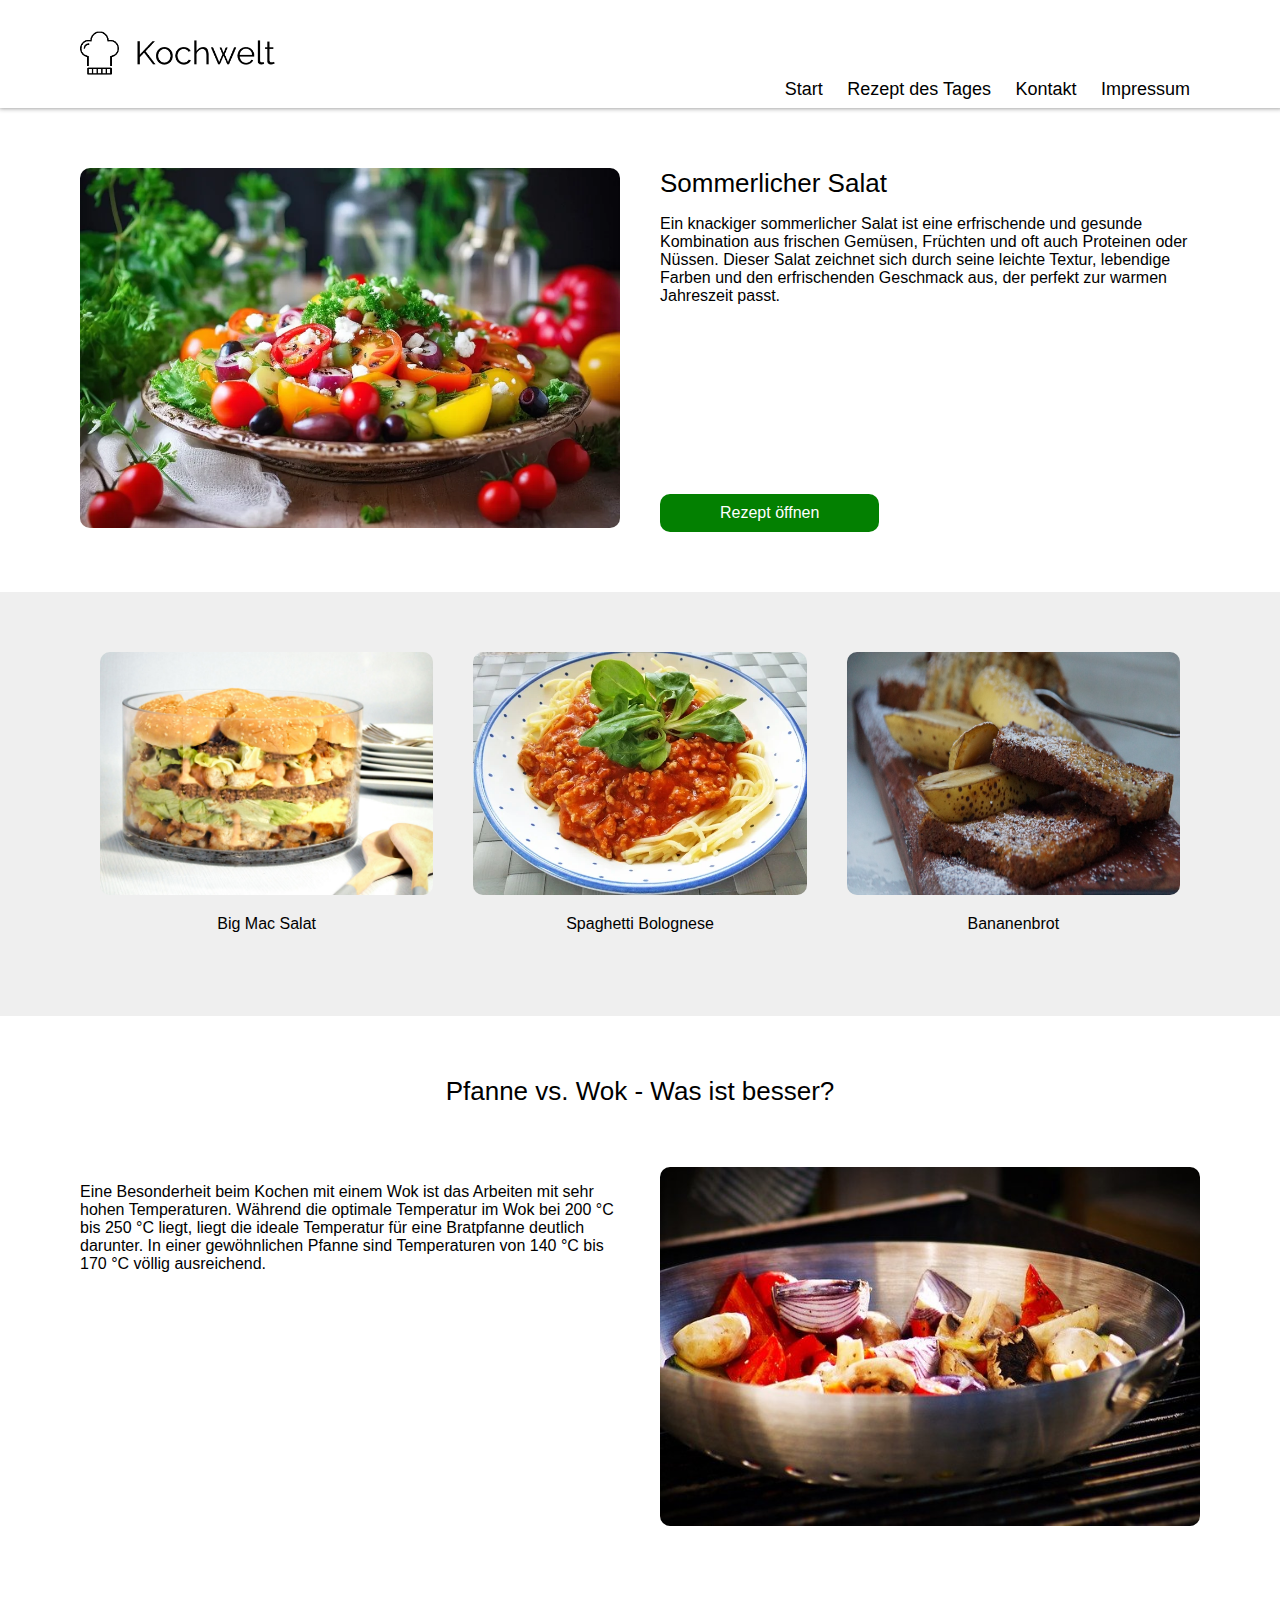
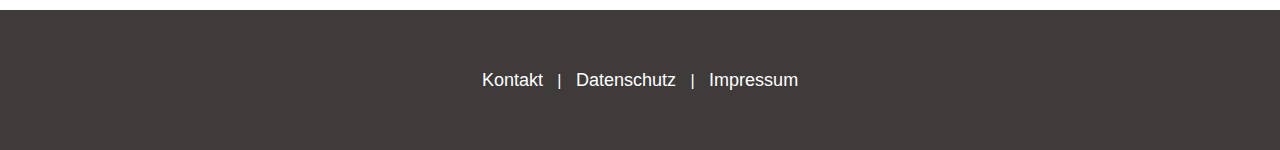
<file: index.html>
<!DOCTYPE html>
<html lang="en">
  <head>
    <meta charset="UTF-8" />
    <meta name="viewport" content="width=device-width, initial-scale=1.0" />
    <title>Kochwelt</title>
    <link
      href="./fonts/raleway/Raleway-VariableFont_wght.ttf"
      rel="stylesheet"
    />
    <link rel="stylesheet" href="./style.css" />
    <link rel="icon" href="./img/logo_small.png" type="image/x-icon" />
    <script src="./script.js"></script>
    <script
      id="Cookiebot"
      src="https://consent.cookiebot.com/uc.js"
      data-cbid="87562f11-79eb-4942-b47a-f0a5eefc0e90"
      data-blockingmode="auto"
      type="text/javascript"
    ></script>
  </head>
  <body onload="includeHTML();">
    <div w3-include-html="header.html"></div>
    <div w3-include-html="landingpage.html"></div>
    <div w3-include-html="footer.html"></div>
  </body>
</html>
</file>
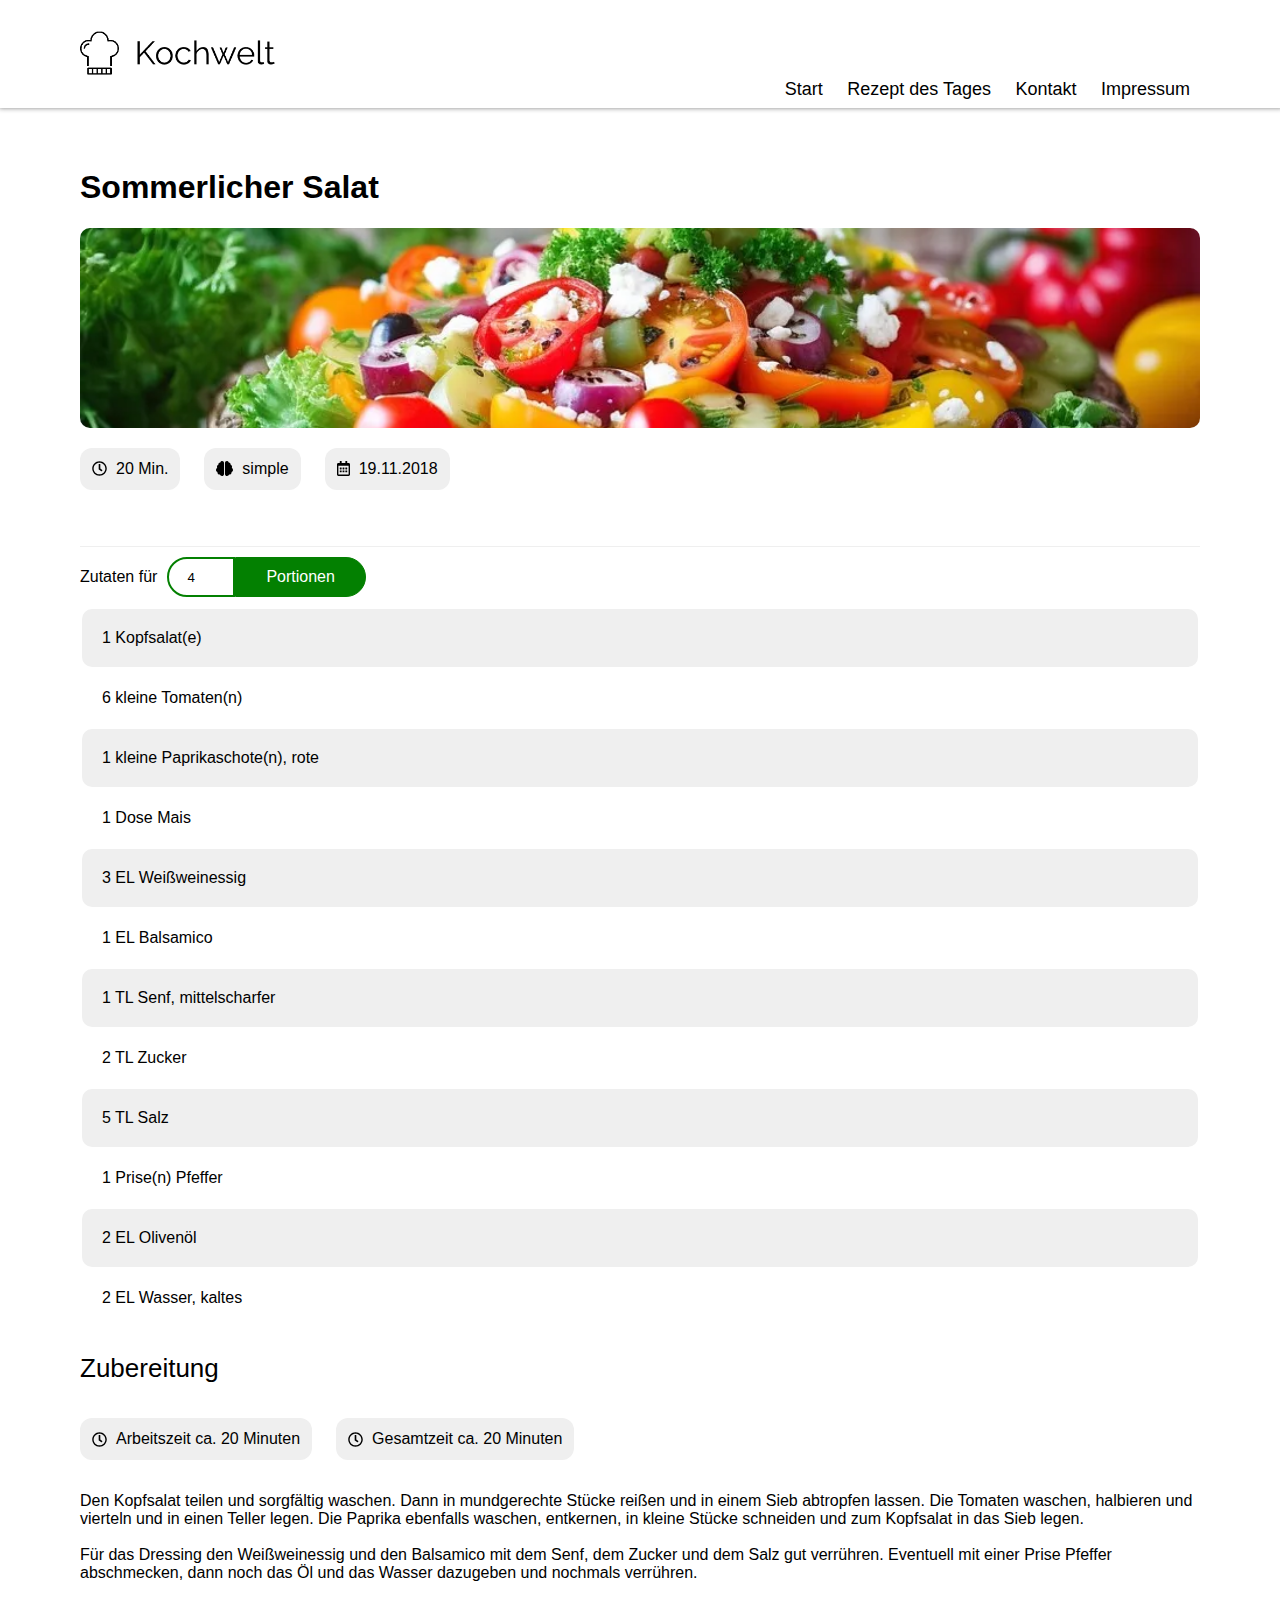
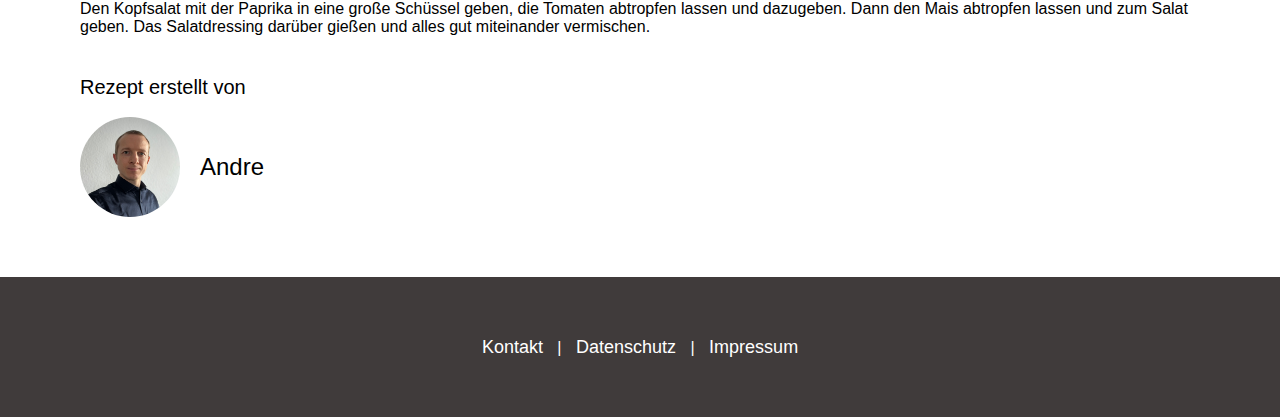
<file: daily-recipe.html>
<!DOCTYPE html>
<html lang="en">
  <head>
    <meta charset="UTF-8" />
    <meta name="viewport" content="width=device-width, initial-scale=1.0" />
    <title>Kochwelt</title>
    <link
      href="./fonts/raleway/Raleway-VariableFont_wght.ttf"
      rel="stylesheet"
    />
    <link rel="stylesheet" href="./style.css" />
    <link rel="icon" href="./img/logo_small.png" type="image/x-icon" />
    <script src="./script.js"></script>
  </head>
  <body onload="includeHTML(); loadRecipeSommerlicherSalat();">
    <div w3-include-html="header.html"></div>

    <section class="recipepage">
      <h1>Sommerlicher Salat</h1>
      <img class="recipepage-img" src="./img/sommerlicher-salat.webp" alt="" />

      <div class="recipepage-attributes">
        <p><img src="./img/icons/clock-regular.svg" alt="" />20 Min.</p>
        <p><img src="./img/icons/brain-solid.svg" alt="" />simple</p>
        <p>
          <img src="./img/icons/calendar-alt-regular.svg" alt="" />19.11.2018
        </p>
      </div>
      <div class="spacer"></div>

      <form class="recipepage-numbers" action="">
        <label for="recipepage-amount">Zutaten für</label>
        <input id="recipepage-amount" type="number" min="1" max="12" value="4" /
        required>
        <a class="button" onclick="loadRecipeSommerlicherSalat()">Portionen</a>
      </form>

      <div class="recipepage-ingredients">
        <table>
          <tbody id="recipepage-load-ingredients"></tbody>
        </table>
      </div>

      <h2>Zubereitung</h2>
      <div class="recipepage-attributes">
        <p>
          <img src="./img/icons/clock-regular.svg" alt="" />Arbeitszeit ca. 20
          Minuten
        </p>
        <p>
          <img src="./img/icons/clock-regular.svg" alt="" />Gesamtzeit ca. 20
          Minuten
        </p>
      </div>
      <p>
        Den Kopfsalat teilen und sorgfältig waschen. Dann in mundgerechte Stücke
        reißen und in einem Sieb abtropfen lassen. Die Tomaten waschen,
        halbieren und vierteln und in einen Teller legen. Die Paprika ebenfalls
        waschen, entkernen, in kleine Stücke schneiden und zum Kopfsalat in das
        Sieb legen.
        <br /><br />
        Für das Dressing den Weißweinessig und den Balsamico mit dem Senf, dem
        Zucker und dem Salz gut verrühren. Eventuell mit einer Prise Pfeffer
        abschmecken, dann noch das Öl und das Wasser dazugeben und nochmals
        verrühren.
        <br /><br />
        Den Kopfsalat mit der Paprika in eine große Schüssel geben, die Tomaten
        abtropfen lassen und dazugeben. Dann den Mais abtropfen lassen und zum
        Salat geben. Das Salatdressing darüber gießen und alles gut miteinander
        vermischen.
      </p>

      <h3>Rezept erstellt von</h3>
      <div class="recipepage-creator">
        <img src="./img/andre.jpeg" alt="" /><span>Andre</span>
      </div>
    </section>
    <div w3-include-html="footer.html"></div>
  </body>
</html>
</file>
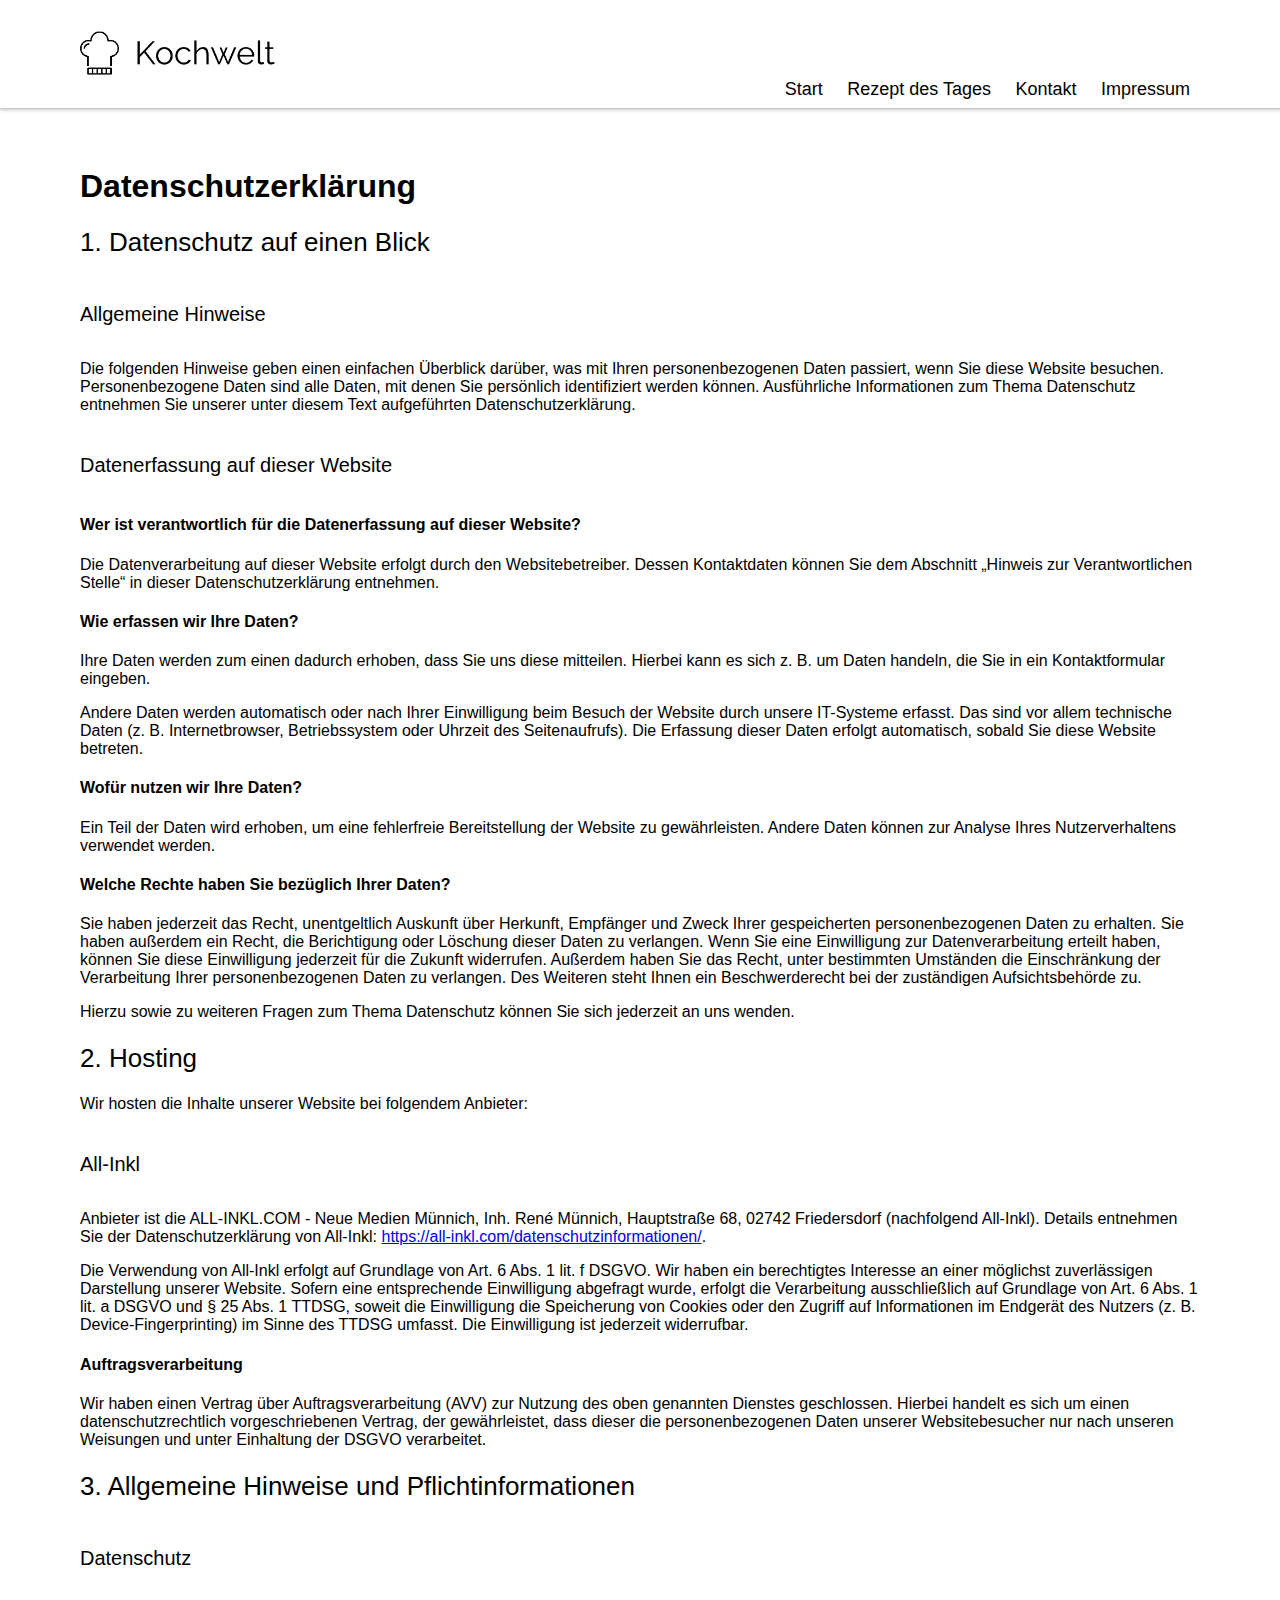
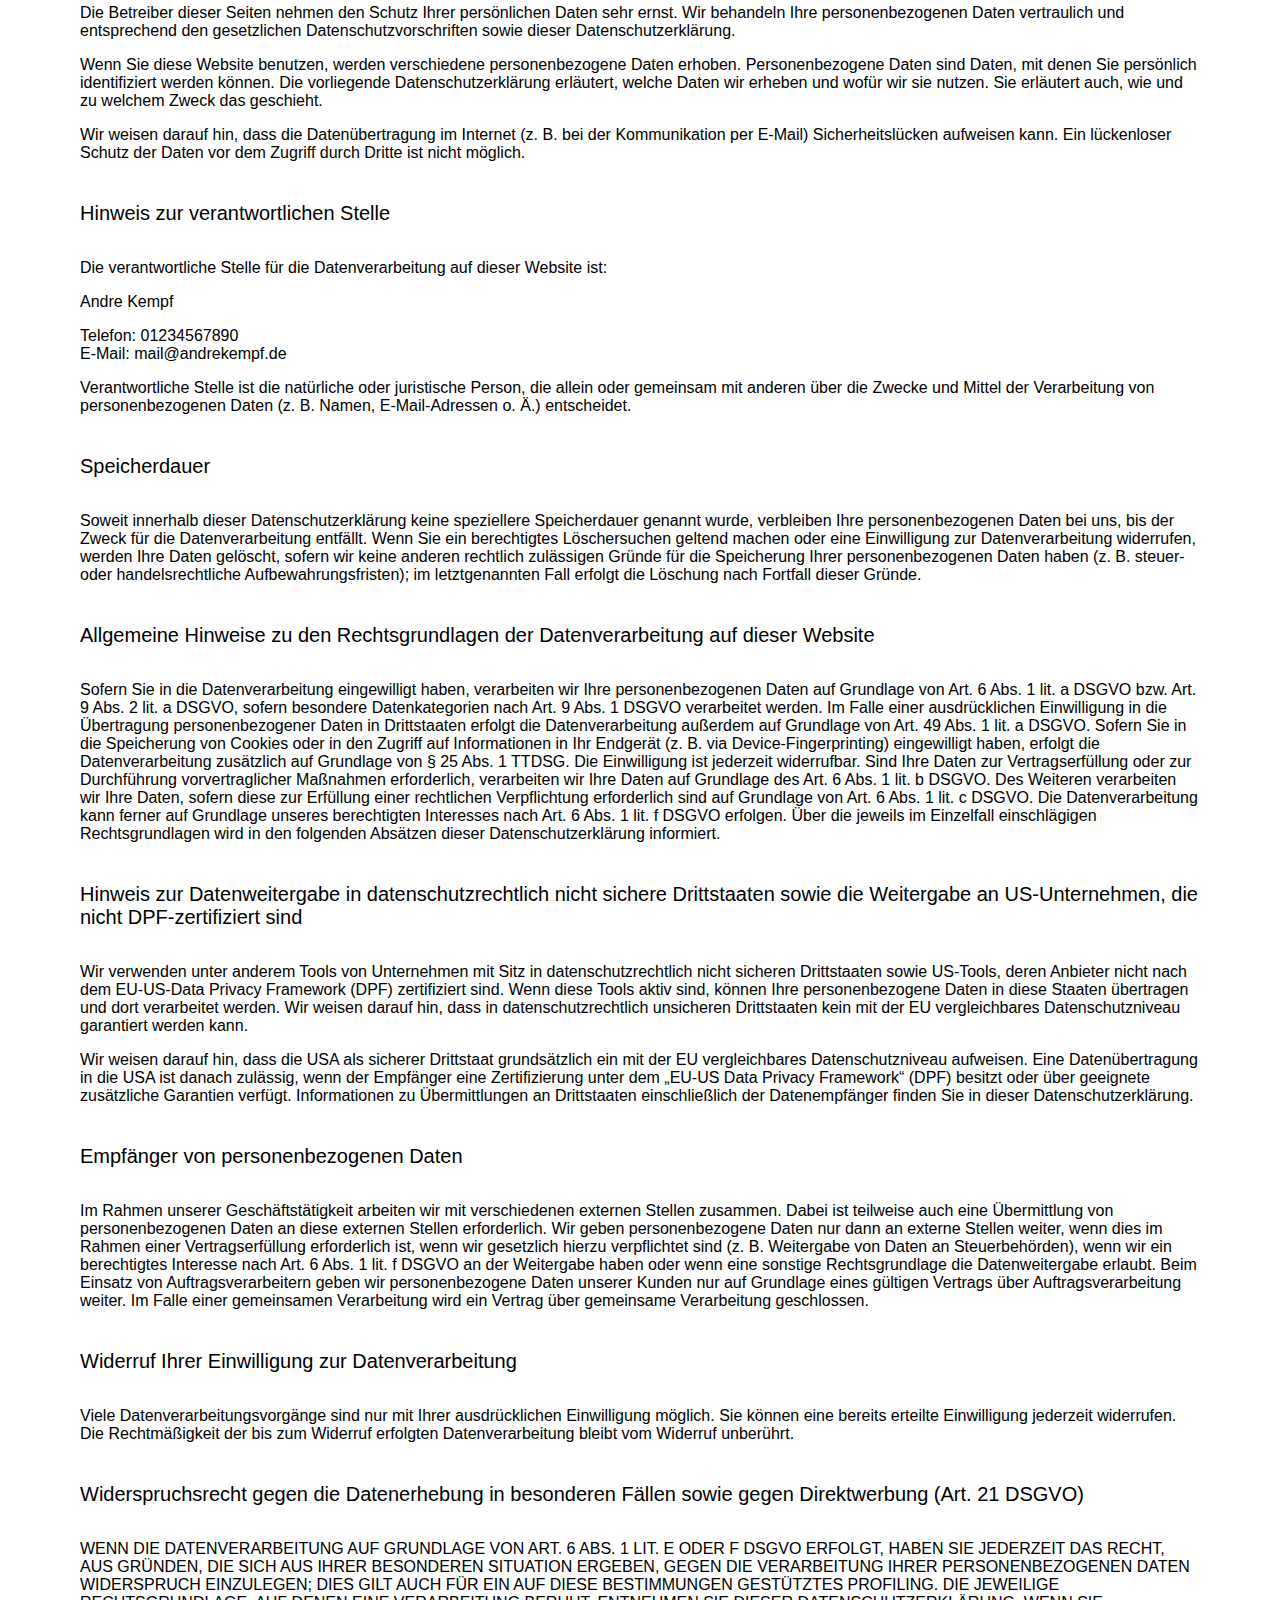
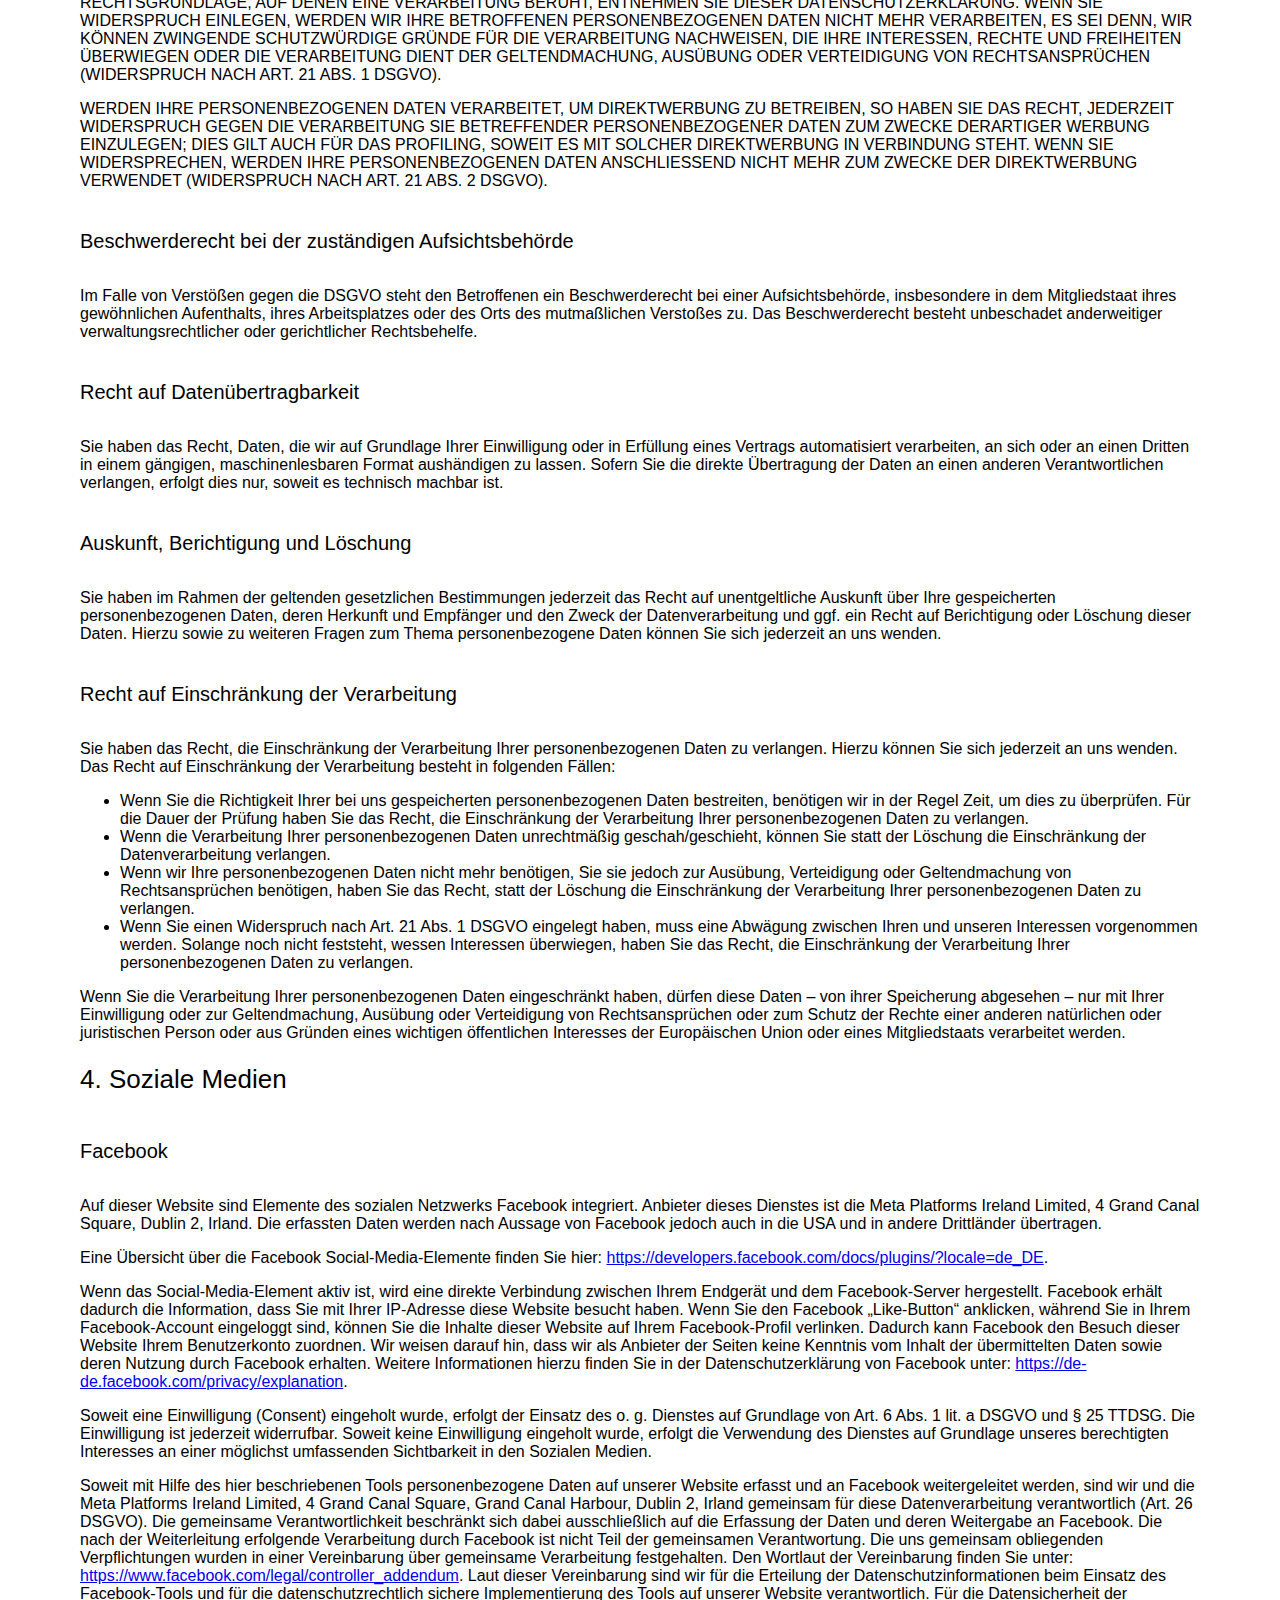
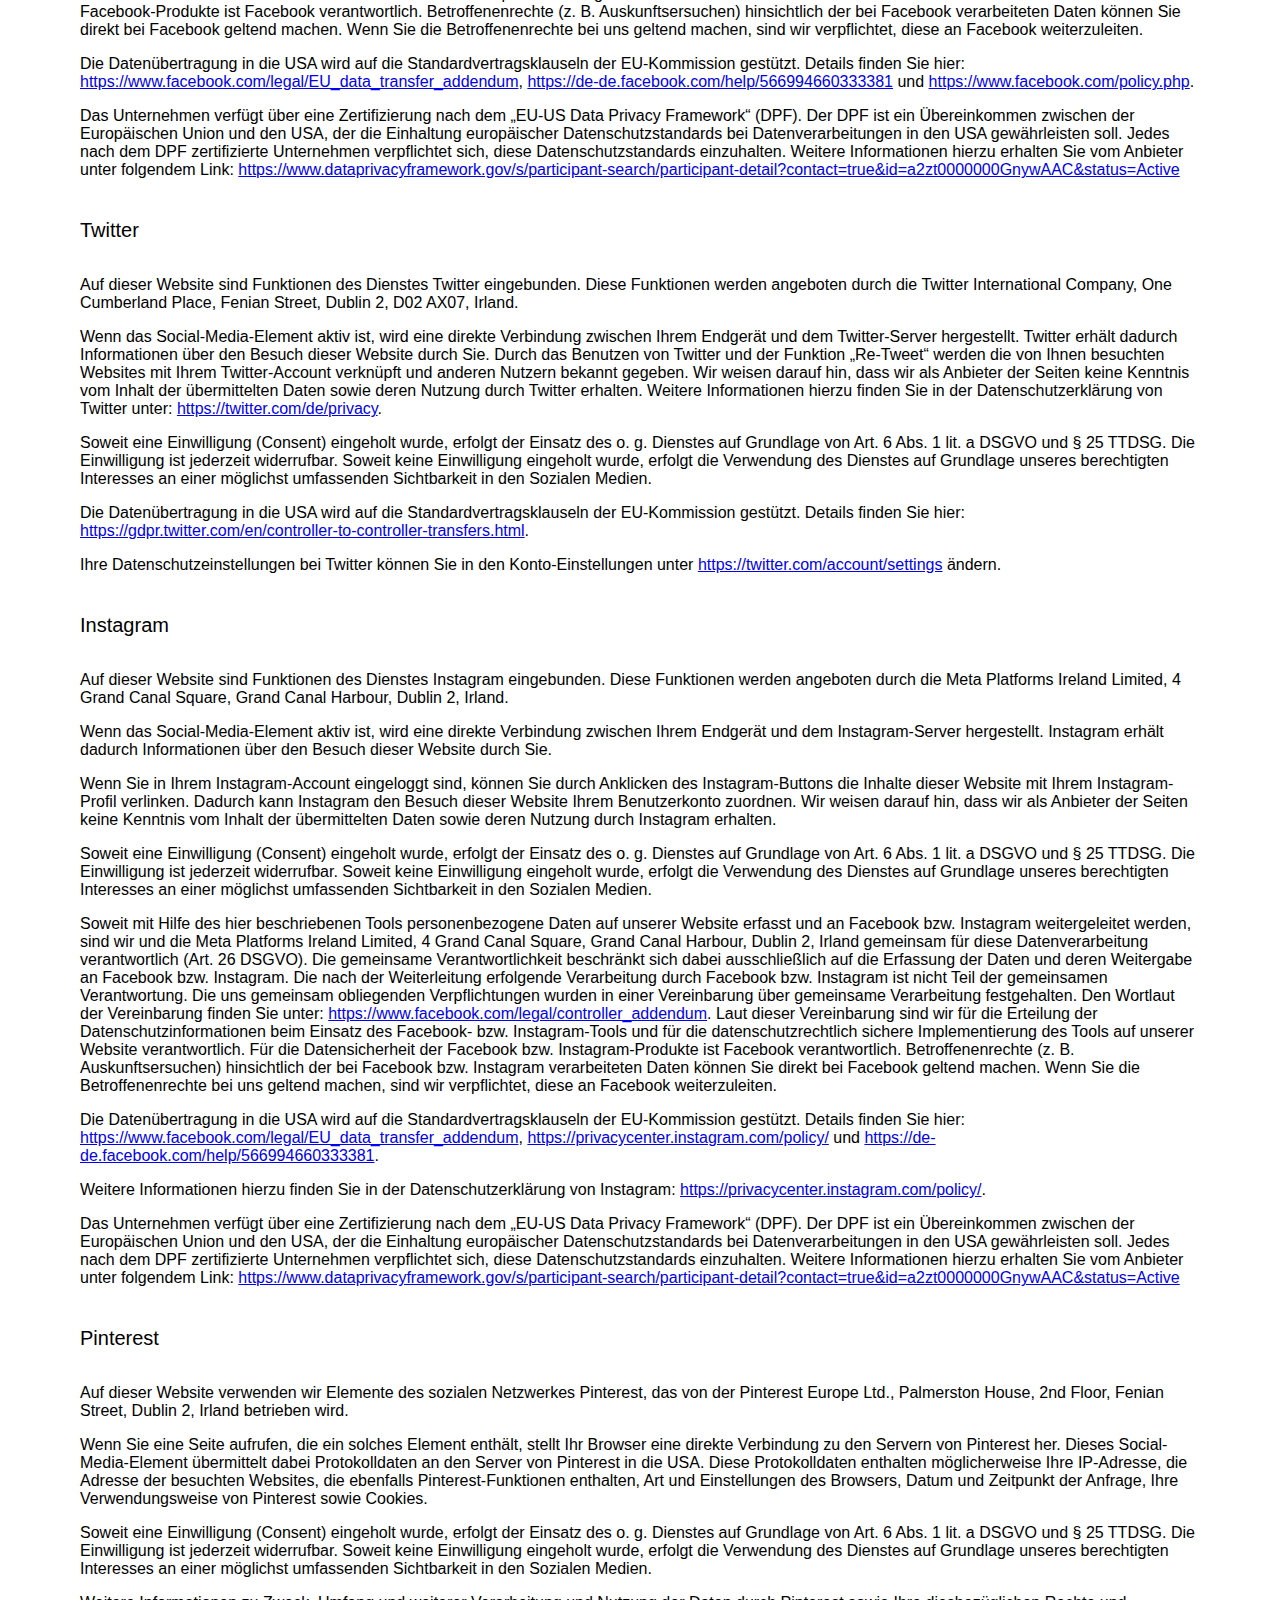
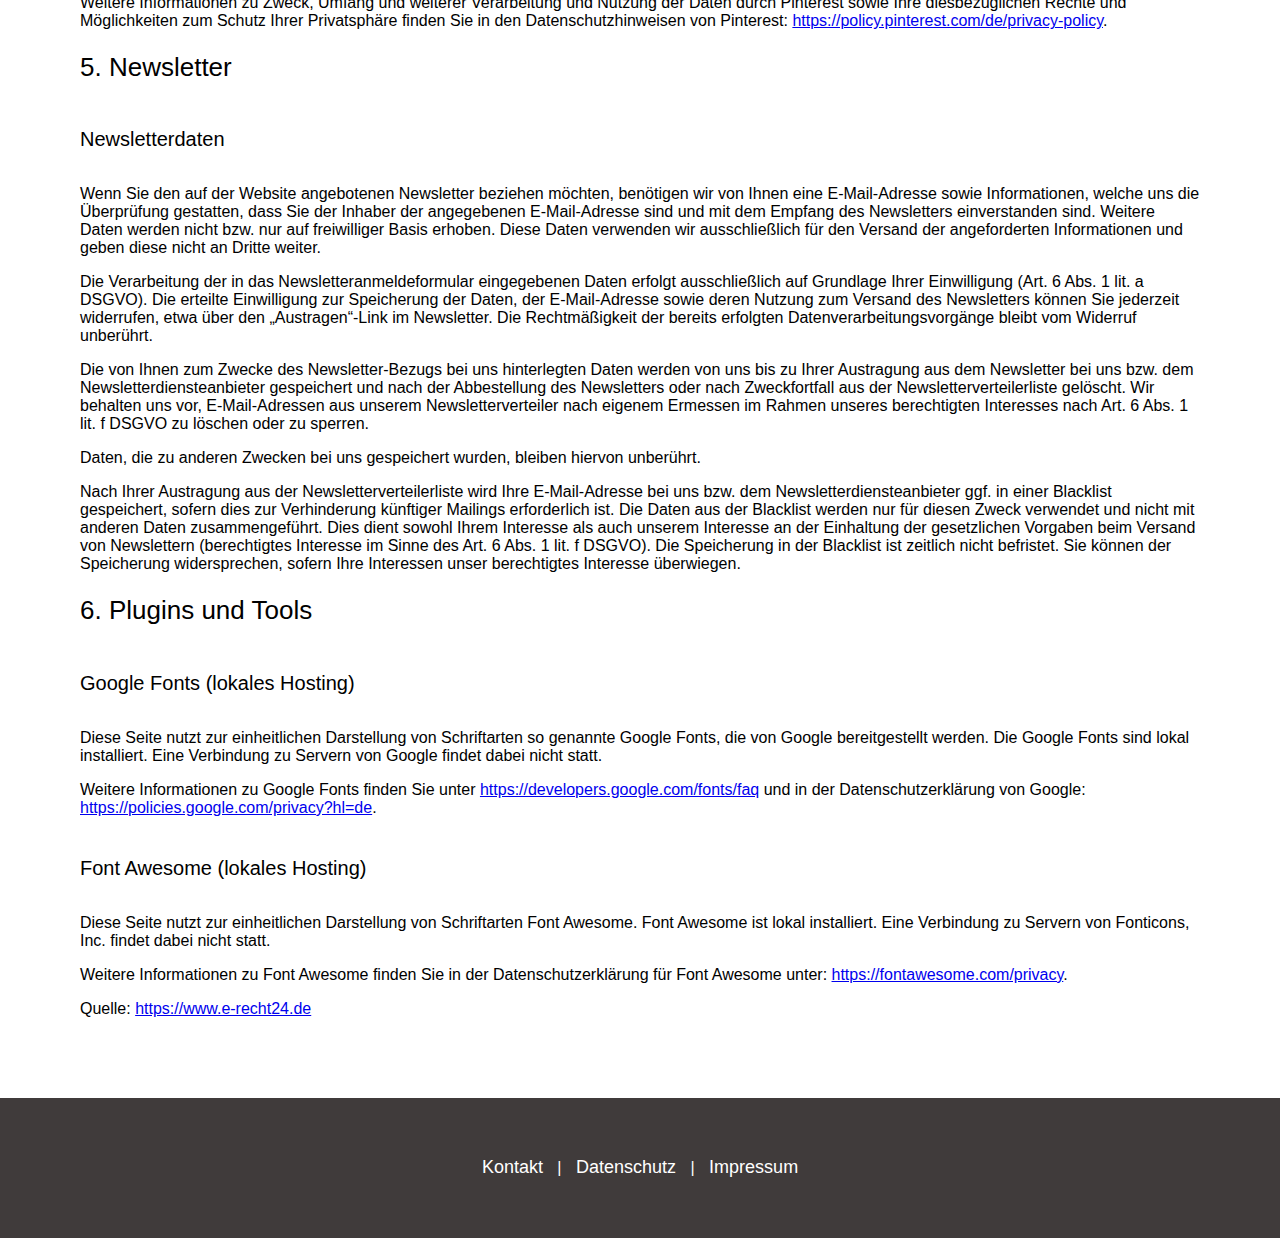
<file: datenschutz.html>
<!DOCTYPE html>
<html lang="en">
  <head>
    <meta charset="UTF-8" />
    <meta name="viewport" content="width=device-width, initial-scale=1.0" />
    <title>Kochwelt</title>
    <link
      href="./fonts/raleway/Raleway-VariableFont_wght.ttf"
      rel="stylesheet"
    />
    <link rel="stylesheet" href="./style.css" />
    <link rel="icon" href="./img/logo_small.png" type="image/x-icon" />
    <script src="./script.js"></script>
  </head>
  <body onload="includeHTML();">
    <div w3-include-html="header.html"></div>
    <section class="section-content">
      <h1>Datenschutz­erklärung</h1>
      <h2>1. Datenschutz auf einen Blick</h2>
      <h3>Allgemeine Hinweise</h3>
      <p>
        Die folgenden Hinweise geben einen einfachen Überblick darüber, was mit
        Ihren personenbezogenen Daten passiert, wenn Sie diese Website besuchen.
        Personenbezogene Daten sind alle Daten, mit denen Sie persönlich
        identifiziert werden können. Ausführliche Informationen zum Thema
        Datenschutz entnehmen Sie unserer unter diesem Text aufgeführten
        Datenschutzerklärung.
      </p>
      <h3>Datenerfassung auf dieser Website</h3>
      <h4>Wer ist verantwortlich für die Datenerfassung auf dieser Website?</h4>
      <p>
        Die Datenverarbeitung auf dieser Website erfolgt durch den
        Websitebetreiber. Dessen Kontaktdaten können Sie dem Abschnitt „Hinweis
        zur Verantwortlichen Stelle“ in dieser Datenschutzerklärung entnehmen.
      </p>
      <h4>Wie erfassen wir Ihre Daten?</h4>
      <p>
        Ihre Daten werden zum einen dadurch erhoben, dass Sie uns diese
        mitteilen. Hierbei kann es sich z.&nbsp;B. um Daten handeln, die Sie in
        ein Kontaktformular eingeben.
      </p>
      <p>
        Andere Daten werden automatisch oder nach Ihrer Einwilligung beim Besuch
        der Website durch unsere IT-Systeme erfasst. Das sind vor allem
        technische Daten (z.&nbsp;B. Internetbrowser, Betriebssystem oder
        Uhrzeit des Seitenaufrufs). Die Erfassung dieser Daten erfolgt
        automatisch, sobald Sie diese Website betreten.
      </p>
      <h4>Wofür nutzen wir Ihre Daten?</h4>
      <p>
        Ein Teil der Daten wird erhoben, um eine fehlerfreie Bereitstellung der
        Website zu gewährleisten. Andere Daten können zur Analyse Ihres
        Nutzerverhaltens verwendet werden.
      </p>
      <h4>Welche Rechte haben Sie bezüglich Ihrer Daten?</h4>
      <p>
        Sie haben jederzeit das Recht, unentgeltlich Auskunft über Herkunft,
        Empfänger und Zweck Ihrer gespeicherten personenbezogenen Daten zu
        erhalten. Sie haben außerdem ein Recht, die Berichtigung oder Löschung
        dieser Daten zu verlangen. Wenn Sie eine Einwilligung zur
        Datenverarbeitung erteilt haben, können Sie diese Einwilligung jederzeit
        für die Zukunft widerrufen. Außerdem haben Sie das Recht, unter
        bestimmten Umständen die Einschränkung der Verarbeitung Ihrer
        personenbezogenen Daten zu verlangen. Des Weiteren steht Ihnen ein
        Beschwerderecht bei der zuständigen Aufsichtsbehörde zu.
      </p>
      <p>
        Hierzu sowie zu weiteren Fragen zum Thema Datenschutz können Sie sich
        jederzeit an uns wenden.
      </p>
      <h2>2. Hosting</h2>
      <p>Wir hosten die Inhalte unserer Website bei folgendem Anbieter:</p>
      <h3>All-Inkl</h3>
      <p>
        Anbieter ist die ALL-INKL.COM - Neue Medien Münnich, Inh. René Münnich,
        Hauptstraße 68, 02742 Friedersdorf (nachfolgend All-Inkl). Details
        entnehmen Sie der Datenschutzerklärung von All-Inkl:
        <a
          href="https://all-inkl.com/datenschutzinformationen/"
          target="_blank"
          rel="noopener noreferrer"
          >https://all-inkl.com/datenschutzinformationen/</a
        >.
      </p>
      <p>
        Die Verwendung von All-Inkl erfolgt auf Grundlage von Art. 6 Abs. 1 lit.
        f DSGVO. Wir haben ein berechtigtes Interesse an einer möglichst
        zuverlässigen Darstellung unserer Website. Sofern eine entsprechende
        Einwilligung abgefragt wurde, erfolgt die Verarbeitung ausschließlich
        auf Grundlage von Art. 6 Abs. 1 lit. a DSGVO und § 25 Abs. 1 TTDSG,
        soweit die Einwilligung die Speicherung von Cookies oder den Zugriff auf
        Informationen im Endgerät des Nutzers (z.&nbsp;B. Device-Fingerprinting)
        im Sinne des TTDSG umfasst. Die Einwilligung ist jederzeit widerrufbar.
      </p>

      <h4>Auftragsverarbeitung</h4>
      <p>
        Wir haben einen Vertrag über Auftragsverarbeitung (AVV) zur Nutzung des
        oben genannten Dienstes geschlossen. Hierbei handelt es sich um einen
        datenschutzrechtlich vorgeschriebenen Vertrag, der gewährleistet, dass
        dieser die personenbezogenen Daten unserer Websitebesucher nur nach
        unseren Weisungen und unter Einhaltung der DSGVO verarbeitet.
      </p>
      <h2>3. Allgemeine Hinweise und Pflicht­informationen</h2>
      <h3>Datenschutz</h3>
      <p>
        Die Betreiber dieser Seiten nehmen den Schutz Ihrer persönlichen Daten
        sehr ernst. Wir behandeln Ihre personenbezogenen Daten vertraulich und
        entsprechend den gesetzlichen Datenschutzvorschriften sowie dieser
        Datenschutzerklärung.
      </p>
      <p>
        Wenn Sie diese Website benutzen, werden verschiedene personenbezogene
        Daten erhoben. Personenbezogene Daten sind Daten, mit denen Sie
        persönlich identifiziert werden können. Die vorliegende
        Datenschutzerklärung erläutert, welche Daten wir erheben und wofür wir
        sie nutzen. Sie erläutert auch, wie und zu welchem Zweck das geschieht.
      </p>
      <p>
        Wir weisen darauf hin, dass die Datenübertragung im Internet (z.&nbsp;B.
        bei der Kommunikation per E-Mail) Sicherheitslücken aufweisen kann. Ein
        lückenloser Schutz der Daten vor dem Zugriff durch Dritte ist nicht
        möglich.
      </p>
      <h3>Hinweis zur verantwortlichen Stelle</h3>
      <p>
        Die verantwortliche Stelle für die Datenverarbeitung auf dieser Website
        ist:
      </p>
      <p>Andre Kempf</br>
      </p>
      <p>
        Telefon: 01234567890<br />
        E-Mail: mail@andrekempf.de
      </p>
      <p>
        Verantwortliche Stelle ist die natürliche oder juristische Person, die
        allein oder gemeinsam mit anderen über die Zwecke und Mittel der
        Verarbeitung von personenbezogenen Daten (z.&nbsp;B. Namen,
        E-Mail-Adressen o. Ä.) entscheidet.
      </p>

      <h3>Speicherdauer</h3>
      <p>
        Soweit innerhalb dieser Datenschutzerklärung keine speziellere
        Speicherdauer genannt wurde, verbleiben Ihre personenbezogenen Daten bei
        uns, bis der Zweck für die Datenverarbeitung entfällt. Wenn Sie ein
        berechtigtes Löschersuchen geltend machen oder eine Einwilligung zur
        Datenverarbeitung widerrufen, werden Ihre Daten gelöscht, sofern wir
        keine anderen rechtlich zulässigen Gründe für die Speicherung Ihrer
        personenbezogenen Daten haben (z.&nbsp;B. steuer- oder handelsrechtliche
        Aufbewahrungsfristen); im letztgenannten Fall erfolgt die Löschung nach
        Fortfall dieser Gründe.
      </p>
      <h3>
        Allgemeine Hinweise zu den Rechtsgrundlagen der Datenverarbeitung auf
        dieser Website
      </h3>
      <p>
        Sofern Sie in die Datenverarbeitung eingewilligt haben, verarbeiten wir
        Ihre personenbezogenen Daten auf Grundlage von Art. 6 Abs. 1 lit. a
        DSGVO bzw. Art. 9 Abs. 2 lit. a DSGVO, sofern besondere Datenkategorien
        nach Art. 9 Abs. 1 DSGVO verarbeitet werden. Im Falle einer
        ausdrücklichen Einwilligung in die Übertragung personenbezogener Daten
        in Drittstaaten erfolgt die Datenverarbeitung außerdem auf Grundlage von
        Art. 49 Abs. 1 lit. a DSGVO. Sofern Sie in die Speicherung von Cookies
        oder in den Zugriff auf Informationen in Ihr Endgerät (z.&nbsp;B. via
        Device-Fingerprinting) eingewilligt haben, erfolgt die Datenverarbeitung
        zusätzlich auf Grundlage von § 25 Abs. 1 TTDSG. Die Einwilligung ist
        jederzeit widerrufbar. Sind Ihre Daten zur Vertragserfüllung oder zur
        Durchführung vorvertraglicher Maßnahmen erforderlich, verarbeiten wir
        Ihre Daten auf Grundlage des Art. 6 Abs. 1 lit. b DSGVO. Des Weiteren
        verarbeiten wir Ihre Daten, sofern diese zur Erfüllung einer rechtlichen
        Verpflichtung erforderlich sind auf Grundlage von Art. 6 Abs. 1 lit. c
        DSGVO. Die Datenverarbeitung kann ferner auf Grundlage unseres
        berechtigten Interesses nach Art. 6 Abs. 1 lit. f DSGVO erfolgen. Über
        die jeweils im Einzelfall einschlägigen Rechtsgrundlagen wird in den
        folgenden Absätzen dieser Datenschutzerklärung informiert.
      </p>
      <h3>
        Hinweis zur Datenweitergabe in datenschutzrechtlich nicht sichere
        Drittstaaten sowie die Weitergabe an US-Unternehmen, die nicht
        DPF-zertifiziert sind
      </h3>
      <p>
        Wir verwenden unter anderem Tools von Unternehmen mit Sitz in
        datenschutzrechtlich nicht sicheren Drittstaaten sowie US-Tools, deren
        Anbieter nicht nach dem EU-US-Data Privacy Framework (DPF) zertifiziert
        sind. Wenn diese Tools aktiv sind, können Ihre personenbezogene Daten in
        diese Staaten übertragen und dort verarbeitet werden. Wir weisen darauf
        hin, dass in datenschutzrechtlich unsicheren Drittstaaten kein mit der
        EU vergleichbares Datenschutzniveau garantiert werden kann.
      </p>
      <p>
        Wir weisen darauf hin, dass die USA als sicherer Drittstaat
        grundsätzlich ein mit der EU vergleichbares Datenschutzniveau aufweisen.
        Eine Datenübertragung in die USA ist danach zulässig, wenn der Empfänger
        eine Zertifizierung unter dem „EU-US Data Privacy Framework“ (DPF)
        besitzt oder über geeignete zusätzliche Garantien verfügt. Informationen
        zu Übermittlungen an Drittstaaten einschließlich der Datenempfänger
        finden Sie in dieser Datenschutzerklärung.
      </p>
      <h3>Empfänger von personenbezogenen Daten</h3>
      <p>
        Im Rahmen unserer Geschäftstätigkeit arbeiten wir mit verschiedenen
        externen Stellen zusammen. Dabei ist teilweise auch eine Übermittlung
        von personenbezogenen Daten an diese externen Stellen erforderlich. Wir
        geben personenbezogene Daten nur dann an externe Stellen weiter, wenn
        dies im Rahmen einer Vertragserfüllung erforderlich ist, wenn wir
        gesetzlich hierzu verpflichtet sind (z.&nbsp;B. Weitergabe von Daten an
        Steuerbehörden), wenn wir ein berechtigtes Interesse nach Art. 6 Abs. 1
        lit. f DSGVO an der Weitergabe haben oder wenn eine sonstige
        Rechtsgrundlage die Datenweitergabe erlaubt. Beim Einsatz von
        Auftragsverarbeitern geben wir personenbezogene Daten unserer Kunden nur
        auf Grundlage eines gültigen Vertrags über Auftragsverarbeitung weiter.
        Im Falle einer gemeinsamen Verarbeitung wird ein Vertrag über gemeinsame
        Verarbeitung geschlossen.
      </p>
      <h3>Widerruf Ihrer Einwilligung zur Datenverarbeitung</h3>
      <p>
        Viele Datenverarbeitungsvorgänge sind nur mit Ihrer ausdrücklichen
        Einwilligung möglich. Sie können eine bereits erteilte Einwilligung
        jederzeit widerrufen. Die Rechtmäßigkeit der bis zum Widerruf erfolgten
        Datenverarbeitung bleibt vom Widerruf unberührt.
      </p>
      <h3>
        Widerspruchsrecht gegen die Datenerhebung in besonderen Fällen sowie
        gegen Direktwerbung (Art. 21 DSGVO)
      </h3>
      <p>
        WENN DIE DATENVERARBEITUNG AUF GRUNDLAGE VON ART. 6 ABS. 1 LIT. E ODER F
        DSGVO ERFOLGT, HABEN SIE JEDERZEIT DAS RECHT, AUS GRÜNDEN, DIE SICH AUS
        IHRER BESONDEREN SITUATION ERGEBEN, GEGEN DIE VERARBEITUNG IHRER
        PERSONENBEZOGENEN DATEN WIDERSPRUCH EINZULEGEN; DIES GILT AUCH FÜR EIN
        AUF DIESE BESTIMMUNGEN GESTÜTZTES PROFILING. DIE JEWEILIGE
        RECHTSGRUNDLAGE, AUF DENEN EINE VERARBEITUNG BERUHT, ENTNEHMEN SIE
        DIESER DATENSCHUTZERKLÄRUNG. WENN SIE WIDERSPRUCH EINLEGEN, WERDEN WIR
        IHRE BETROFFENEN PERSONENBEZOGENEN DATEN NICHT MEHR VERARBEITEN, ES SEI
        DENN, WIR KÖNNEN ZWINGENDE SCHUTZWÜRDIGE GRÜNDE FÜR DIE VERARBEITUNG
        NACHWEISEN, DIE IHRE INTERESSEN, RECHTE UND FREIHEITEN ÜBERWIEGEN ODER
        DIE VERARBEITUNG DIENT DER GELTENDMACHUNG, AUSÜBUNG ODER VERTEIDIGUNG
        VON RECHTSANSPRÜCHEN (WIDERSPRUCH NACH ART. 21 ABS. 1 DSGVO).
      </p>
      <p>
        WERDEN IHRE PERSONENBEZOGENEN DATEN VERARBEITET, UM DIREKTWERBUNG ZU
        BETREIBEN, SO HABEN SIE DAS RECHT, JEDERZEIT WIDERSPRUCH GEGEN DIE
        VERARBEITUNG SIE BETREFFENDER PERSONENBEZOGENER DATEN ZUM ZWECKE
        DERARTIGER WERBUNG EINZULEGEN; DIES GILT AUCH FÜR DAS PROFILING, SOWEIT
        ES MIT SOLCHER DIREKTWERBUNG IN VERBINDUNG STEHT. WENN SIE
        WIDERSPRECHEN, WERDEN IHRE PERSONENBEZOGENEN DATEN ANSCHLIESSEND NICHT
        MEHR ZUM ZWECKE DER DIREKTWERBUNG VERWENDET (WIDERSPRUCH NACH ART. 21
        ABS. 2 DSGVO).
      </p>
      <h3>Beschwerde­recht bei der zuständigen Aufsichts­behörde</h3>
      <p>
        Im Falle von Verstößen gegen die DSGVO steht den Betroffenen ein
        Beschwerderecht bei einer Aufsichtsbehörde, insbesondere in dem
        Mitgliedstaat ihres gewöhnlichen Aufenthalts, ihres Arbeitsplatzes oder
        des Orts des mutmaßlichen Verstoßes zu. Das Beschwerderecht besteht
        unbeschadet anderweitiger verwaltungsrechtlicher oder gerichtlicher
        Rechtsbehelfe.
      </p>
      <h3>Recht auf Daten­übertrag­barkeit</h3>
      <p>
        Sie haben das Recht, Daten, die wir auf Grundlage Ihrer Einwilligung
        oder in Erfüllung eines Vertrags automatisiert verarbeiten, an sich oder
        an einen Dritten in einem gängigen, maschinenlesbaren Format aushändigen
        zu lassen. Sofern Sie die direkte Übertragung der Daten an einen anderen
        Verantwortlichen verlangen, erfolgt dies nur, soweit es technisch
        machbar ist.
      </p>
      <h3>Auskunft, Berichtigung und Löschung</h3>
      <p>
        Sie haben im Rahmen der geltenden gesetzlichen Bestimmungen jederzeit
        das Recht auf unentgeltliche Auskunft über Ihre gespeicherten
        personenbezogenen Daten, deren Herkunft und Empfänger und den Zweck der
        Datenverarbeitung und ggf. ein Recht auf Berichtigung oder Löschung
        dieser Daten. Hierzu sowie zu weiteren Fragen zum Thema personenbezogene
        Daten können Sie sich jederzeit an uns wenden.
      </p>
      <h3>Recht auf Einschränkung der Verarbeitung</h3>
      <p>
        Sie haben das Recht, die Einschränkung der Verarbeitung Ihrer
        personenbezogenen Daten zu verlangen. Hierzu können Sie sich jederzeit
        an uns wenden. Das Recht auf Einschränkung der Verarbeitung besteht in
        folgenden Fällen:
      </p>
      <ul>
        <li>
          Wenn Sie die Richtigkeit Ihrer bei uns gespeicherten personenbezogenen
          Daten bestreiten, benötigen wir in der Regel Zeit, um dies zu
          überprüfen. Für die Dauer der Prüfung haben Sie das Recht, die
          Einschränkung der Verarbeitung Ihrer personenbezogenen Daten zu
          verlangen.
        </li>
        <li>
          Wenn die Verarbeitung Ihrer personenbezogenen Daten unrechtmäßig
          geschah/geschieht, können Sie statt der Löschung die Einschränkung der
          Datenverarbeitung verlangen.
        </li>
        <li>
          Wenn wir Ihre personenbezogenen Daten nicht mehr benötigen, Sie sie
          jedoch zur Ausübung, Verteidigung oder Geltendmachung von
          Rechtsansprüchen benötigen, haben Sie das Recht, statt der Löschung
          die Einschränkung der Verarbeitung Ihrer personenbezogenen Daten zu
          verlangen.
        </li>
        <li>
          Wenn Sie einen Widerspruch nach Art. 21 Abs. 1 DSGVO eingelegt haben,
          muss eine Abwägung zwischen Ihren und unseren Interessen vorgenommen
          werden. Solange noch nicht feststeht, wessen Interessen überwiegen,
          haben Sie das Recht, die Einschränkung der Verarbeitung Ihrer
          personenbezogenen Daten zu verlangen.
        </li>
      </ul>
      <p>
        Wenn Sie die Verarbeitung Ihrer personenbezogenen Daten eingeschränkt
        haben, dürfen diese Daten – von ihrer Speicherung abgesehen – nur mit
        Ihrer Einwilligung oder zur Geltendmachung, Ausübung oder Verteidigung
        von Rechtsansprüchen oder zum Schutz der Rechte einer anderen
        natürlichen oder juristischen Person oder aus Gründen eines wichtigen
        öffentlichen Interesses der Europäischen Union oder eines Mitgliedstaats
        verarbeitet werden.
      </p>
      <h2>4. Soziale Medien</h2>
      <h3>Facebook</h3>
      <p>
        Auf dieser Website sind Elemente des sozialen Netzwerks Facebook
        integriert. Anbieter dieses Dienstes ist die Meta Platforms Ireland
        Limited, 4 Grand Canal Square, Dublin 2, Irland. Die erfassten Daten
        werden nach Aussage von Facebook jedoch auch in die USA und in andere
        Drittländer übertragen.
      </p>
      <p>
        Eine Übersicht über die Facebook Social-Media-Elemente finden Sie hier:
        <a
          href="https://developers.facebook.com/docs/plugins/?locale=de_DE"
          target="_blank"
          rel="noopener noreferrer"
          >https://developers.facebook.com/docs/plugins/?locale=de_DE</a
        >.
      </p>
      <p>
        Wenn das Social-Media-Element aktiv ist, wird eine direkte Verbindung
        zwischen Ihrem Endgerät und dem Facebook-Server hergestellt. Facebook
        erhält dadurch die Information, dass Sie mit Ihrer IP-Adresse diese
        Website besucht haben. Wenn Sie den Facebook „Like-Button“ anklicken,
        während Sie in Ihrem Facebook-Account eingeloggt sind, können Sie die
        Inhalte dieser Website auf Ihrem Facebook-Profil verlinken. Dadurch kann
        Facebook den Besuch dieser Website Ihrem Benutzerkonto zuordnen. Wir
        weisen darauf hin, dass wir als Anbieter der Seiten keine Kenntnis vom
        Inhalt der übermittelten Daten sowie deren Nutzung durch Facebook
        erhalten. Weitere Informationen hierzu finden Sie in der
        Datenschutzerklärung von Facebook unter:
        <a
          href="https://de-de.facebook.com/privacy/explanation"
          target="_blank"
          rel="noopener noreferrer"
          >https://de-de.facebook.com/privacy/explanation</a
        >.
      </p>
      <p>
        Soweit eine Einwilligung (Consent) eingeholt wurde, erfolgt der Einsatz
        des o.&nbsp;g. Dienstes auf Grundlage von Art. 6 Abs. 1 lit. a DSGVO und
        § 25 TTDSG. Die Einwilligung ist jederzeit widerrufbar. Soweit keine
        Einwilligung eingeholt wurde, erfolgt die Verwendung des Dienstes auf
        Grundlage unseres berechtigten Interesses an einer möglichst umfassenden
        Sichtbarkeit in den Sozialen Medien.
      </p>
      <p>
        Soweit mit Hilfe des hier beschriebenen Tools personenbezogene Daten auf
        unserer Website erfasst und an Facebook weitergeleitet werden, sind wir
        und die Meta Platforms Ireland Limited, 4 Grand Canal Square, Grand
        Canal Harbour, Dublin 2, Irland gemeinsam für diese Datenverarbeitung
        verantwortlich (Art. 26 DSGVO). Die gemeinsame Verantwortlichkeit
        beschränkt sich dabei ausschließlich auf die Erfassung der Daten und
        deren Weitergabe an Facebook. Die nach der Weiterleitung erfolgende
        Verarbeitung durch Facebook ist nicht Teil der gemeinsamen
        Verantwortung. Die uns gemeinsam obliegenden Verpflichtungen wurden in
        einer Vereinbarung über gemeinsame Verarbeitung festgehalten. Den
        Wortlaut der Vereinbarung finden Sie unter:
        <a
          href="https://www.facebook.com/legal/controller_addendum"
          target="_blank"
          rel="noopener noreferrer"
          >https://www.facebook.com/legal/controller_addendum</a
        >. Laut dieser Vereinbarung sind wir für die Erteilung der
        Datenschutzinformationen beim Einsatz des Facebook-Tools und für die
        datenschutzrechtlich sichere Implementierung des Tools auf unserer
        Website verantwortlich. Für die Datensicherheit der Facebook-Produkte
        ist Facebook verantwortlich. Betroffenenrechte (z.&nbsp;B.
        Auskunftsersuchen) hinsichtlich der bei Facebook verarbeiteten Daten
        können Sie direkt bei Facebook geltend machen. Wenn Sie die
        Betroffenenrechte bei uns geltend machen, sind wir verpflichtet, diese
        an Facebook weiterzuleiten.
      </p>
      <p>
        Die Datenübertragung in die USA wird auf die Standardvertragsklauseln
        der EU-Kommission gestützt. Details finden Sie hier:
        <a
          href="https://www.facebook.com/legal/EU_data_transfer_addendum"
          target="_blank"
          rel="noopener noreferrer"
          >https://www.facebook.com/legal/EU_data_transfer_addendum</a
        >,
        <a
          href="https://de-de.facebook.com/help/566994660333381"
          target="_blank"
          rel="noopener noreferrer"
          >https://de-de.facebook.com/help/566994660333381</a
        >
        und
        <a
          href="https://www.facebook.com/policy.php"
          target="_blank"
          rel="noopener noreferrer"
          >https://www.facebook.com/policy.php</a
        >.
      </p>
      <p>
        Das Unternehmen verfügt über eine Zertifizierung nach dem „EU-US Data
        Privacy Framework“ (DPF). Der DPF ist ein Übereinkommen zwischen der
        Europäischen Union und den USA, der die Einhaltung europäischer
        Datenschutzstandards bei Datenverarbeitungen in den USA gewährleisten
        soll. Jedes nach dem DPF zertifizierte Unternehmen verpflichtet sich,
        diese Datenschutzstandards einzuhalten. Weitere Informationen hierzu
        erhalten Sie vom Anbieter unter folgendem Link:
        <a
          href="https://www.dataprivacyframework.gov/s/participant-search/participant-detail?contact=true&amp;id=a2zt0000000GnywAAC&amp;status=Active"
          target="_blank"
          rel="noopener noreferrer"
          >https://www.dataprivacyframework.gov/s/participant-search/participant-detail?contact=true&amp;id=a2zt0000000GnywAAC&amp;status=Active</a
        >
      </p>
      <h3>Twitter</h3>
      <p>
        Auf dieser Website sind Funktionen des Dienstes Twitter eingebunden.
        Diese Funktionen werden angeboten durch die Twitter International
        Company, One Cumberland Place, Fenian Street, Dublin 2, D02 AX07,
        Irland.
      </p>
      <p>
        Wenn das Social-Media-Element aktiv ist, wird eine direkte Verbindung
        zwischen Ihrem Endgerät und dem Twitter-Server hergestellt. Twitter
        erhält dadurch Informationen über den Besuch dieser Website durch Sie.
        Durch das Benutzen von Twitter und der Funktion „Re-Tweet“ werden die
        von Ihnen besuchten Websites mit Ihrem Twitter-Account verknüpft und
        anderen Nutzern bekannt gegeben. Wir weisen darauf hin, dass wir als
        Anbieter der Seiten keine Kenntnis vom Inhalt der übermittelten Daten
        sowie deren Nutzung durch Twitter erhalten. Weitere Informationen hierzu
        finden Sie in der Datenschutzerklärung von Twitter unter:
        <a
          href="https://twitter.com/de/privacy"
          target="_blank"
          rel="noopener noreferrer"
          >https://twitter.com/de/privacy</a
        >.
      </p>
      <p>
        Soweit eine Einwilligung (Consent) eingeholt wurde, erfolgt der Einsatz
        des o.&nbsp;g. Dienstes auf Grundlage von Art. 6 Abs. 1 lit. a DSGVO und
        § 25 TTDSG. Die Einwilligung ist jederzeit widerrufbar. Soweit keine
        Einwilligung eingeholt wurde, erfolgt die Verwendung des Dienstes auf
        Grundlage unseres berechtigten Interesses an einer möglichst umfassenden
        Sichtbarkeit in den Sozialen Medien.
      </p>
      <p>
        Die Datenübertragung in die USA wird auf die Standardvertragsklauseln
        der EU-Kommission gestützt. Details finden Sie hier:
        <a
          href="https://gdpr.twitter.com/en/controller-to-controller-transfers.html"
          target="_blank"
          rel="noopener noreferrer"
          >https://gdpr.twitter.com/en/controller-to-controller-transfers.html</a
        >.
      </p>
      <p>
        Ihre Datenschutzeinstellungen bei Twitter können Sie in den
        Konto-Einstellungen unter
        <a
          href="https://twitter.com/account/settings"
          target="_blank"
          rel="noopener noreferrer"
          >https://twitter.com/account/settings</a
        >
        ändern.
      </p>

      <h3>Instagram</h3>
      <p>
        Auf dieser Website sind Funktionen des Dienstes Instagram eingebunden.
        Diese Funktionen werden angeboten durch die Meta Platforms Ireland
        Limited, 4 Grand Canal Square, Grand Canal Harbour, Dublin 2, Irland.
      </p>
      <p>
        Wenn das Social-Media-Element aktiv ist, wird eine direkte Verbindung
        zwischen Ihrem Endgerät und dem Instagram-Server hergestellt. Instagram
        erhält dadurch Informationen über den Besuch dieser Website durch Sie.
      </p>
      <p>
        Wenn Sie in Ihrem Instagram-Account eingeloggt sind, können Sie durch
        Anklicken des Instagram-Buttons die Inhalte dieser Website mit Ihrem
        Instagram-Profil verlinken. Dadurch kann Instagram den Besuch dieser
        Website Ihrem Benutzerkonto zuordnen. Wir weisen darauf hin, dass wir
        als Anbieter der Seiten keine Kenntnis vom Inhalt der übermittelten
        Daten sowie deren Nutzung durch Instagram erhalten.
      </p>
      <p>
        Soweit eine Einwilligung (Consent) eingeholt wurde, erfolgt der Einsatz
        des o.&nbsp;g. Dienstes auf Grundlage von Art. 6 Abs. 1 lit. a DSGVO und
        § 25 TTDSG. Die Einwilligung ist jederzeit widerrufbar. Soweit keine
        Einwilligung eingeholt wurde, erfolgt die Verwendung des Dienstes auf
        Grundlage unseres berechtigten Interesses an einer möglichst umfassenden
        Sichtbarkeit in den Sozialen Medien.
      </p>
      <p>
        Soweit mit Hilfe des hier beschriebenen Tools personenbezogene Daten auf
        unserer Website erfasst und an Facebook bzw. Instagram weitergeleitet
        werden, sind wir und die Meta Platforms Ireland Limited, 4 Grand Canal
        Square, Grand Canal Harbour, Dublin 2, Irland gemeinsam für diese
        Datenverarbeitung verantwortlich (Art. 26 DSGVO). Die gemeinsame
        Verantwortlichkeit beschränkt sich dabei ausschließlich auf die
        Erfassung der Daten und deren Weitergabe an Facebook bzw. Instagram. Die
        nach der Weiterleitung erfolgende Verarbeitung durch Facebook bzw.
        Instagram ist nicht Teil der gemeinsamen Verantwortung. Die uns
        gemeinsam obliegenden Verpflichtungen wurden in einer Vereinbarung über
        gemeinsame Verarbeitung festgehalten. Den Wortlaut der Vereinbarung
        finden Sie unter:
        <a
          href="https://www.facebook.com/legal/controller_addendum"
          target="_blank"
          rel="noopener noreferrer"
          >https://www.facebook.com/legal/controller_addendum</a
        >. Laut dieser Vereinbarung sind wir für die Erteilung der
        Datenschutzinformationen beim Einsatz des Facebook- bzw. Instagram-Tools
        und für die datenschutzrechtlich sichere Implementierung des Tools auf
        unserer Website verantwortlich. Für die Datensicherheit der Facebook
        bzw. Instagram-Produkte ist Facebook verantwortlich. Betroffenenrechte
        (z.&nbsp;B. Auskunftsersuchen) hinsichtlich der bei Facebook bzw.
        Instagram verarbeiteten Daten können Sie direkt bei Facebook geltend
        machen. Wenn Sie die Betroffenenrechte bei uns geltend machen, sind wir
        verpflichtet, diese an Facebook weiterzuleiten.
      </p>
      <p>
        Die Datenübertragung in die USA wird auf die Standardvertragsklauseln
        der EU-Kommission gestützt. Details finden Sie hier:
        <a
          href="https://www.facebook.com/legal/EU_data_transfer_addendum"
          target="_blank"
          rel="noopener noreferrer"
          >https://www.facebook.com/legal/EU_data_transfer_addendum</a
        >,
        <a
          href="https://privacycenter.instagram.com/policy/"
          target="_blank"
          rel="noopener noreferrer"
          >https://privacycenter.instagram.com/policy/</a
        >
        und
        <a
          href="https://de-de.facebook.com/help/566994660333381"
          target="_blank"
          rel="noopener noreferrer"
          >https://de-de.facebook.com/help/566994660333381</a
        >.
      </p>
      <p>
        Weitere Informationen hierzu finden Sie in der Datenschutzerklärung von
        Instagram:
        <a
          href="https://privacycenter.instagram.com/policy/"
          target="_blank"
          rel="noopener noreferrer"
          >https://privacycenter.instagram.com/policy/</a
        >.
      </p>
      <p>
        Das Unternehmen verfügt über eine Zertifizierung nach dem „EU-US Data
        Privacy Framework“ (DPF). Der DPF ist ein Übereinkommen zwischen der
        Europäischen Union und den USA, der die Einhaltung europäischer
        Datenschutzstandards bei Datenverarbeitungen in den USA gewährleisten
        soll. Jedes nach dem DPF zertifizierte Unternehmen verpflichtet sich,
        diese Datenschutzstandards einzuhalten. Weitere Informationen hierzu
        erhalten Sie vom Anbieter unter folgendem Link:
        <a
          href="https://www.dataprivacyframework.gov/s/participant-search/participant-detail?contact=true&amp;id=a2zt0000000GnywAAC&amp;status=Active"
          target="_blank"
          rel="noopener noreferrer"
          >https://www.dataprivacyframework.gov/s/participant-search/participant-detail?contact=true&amp;id=a2zt0000000GnywAAC&amp;status=Active</a
        >
      </p>
      <h3>Pinterest</h3>
      <p>
        Auf dieser Website verwenden wir Elemente des sozialen Netzwerkes
        Pinterest, das von der Pinterest Europe Ltd., Palmerston House, 2nd
        Floor, Fenian Street, Dublin 2, Irland betrieben wird.
      </p>
      <p>
        Wenn Sie eine Seite aufrufen, die ein solches Element enthält, stellt
        Ihr Browser eine direkte Verbindung zu den Servern von Pinterest her.
        Dieses Social-Media-Element übermittelt dabei Protokolldaten an den
        Server von Pinterest in die USA. Diese Protokolldaten enthalten
        möglicherweise Ihre IP-Adresse, die Adresse der besuchten Websites, die
        ebenfalls Pinterest-Funktionen enthalten, Art und Einstellungen des
        Browsers, Datum und Zeitpunkt der Anfrage, Ihre Verwendungsweise von
        Pinterest sowie Cookies.
      </p>
      <p>
        Soweit eine Einwilligung (Consent) eingeholt wurde, erfolgt der Einsatz
        des o.&nbsp;g. Dienstes auf Grundlage von Art. 6 Abs. 1 lit. a DSGVO und
        § 25 TTDSG. Die Einwilligung ist jederzeit widerrufbar. Soweit keine
        Einwilligung eingeholt wurde, erfolgt die Verwendung des Dienstes auf
        Grundlage unseres berechtigten Interesses an einer möglichst umfassenden
        Sichtbarkeit in den Sozialen Medien.
      </p>
      <p>
        Weitere Informationen zu Zweck, Umfang und weiterer Verarbeitung und
        Nutzung der Daten durch Pinterest sowie Ihre diesbezüglichen Rechte und
        Möglichkeiten zum Schutz Ihrer Privatsphäre finden Sie in den
        Datenschutzhinweisen von Pinterest:
        <a
          href="https://policy.pinterest.com/de/privacy-policy"
          target="_blank"
          rel="noopener noreferrer"
          >https://policy.pinterest.com/de/privacy-policy</a
        >.
      </p>

      <h2>5. Newsletter</h2>
      <h3>Newsletter­daten</h3>
      <p>
        Wenn Sie den auf der Website angebotenen Newsletter beziehen möchten,
        benötigen wir von Ihnen eine E-Mail-Adresse sowie Informationen, welche
        uns die Überprüfung gestatten, dass Sie der Inhaber der angegebenen
        E-Mail-Adresse sind und mit dem Empfang des Newsletters einverstanden
        sind. Weitere Daten werden nicht bzw. nur auf freiwilliger Basis
        erhoben. Diese Daten verwenden wir ausschließlich für den Versand der
        angeforderten Informationen und geben diese nicht an Dritte weiter.
      </p>
      <p>
        Die Verarbeitung der in das Newsletteranmeldeformular eingegebenen Daten
        erfolgt ausschließlich auf Grundlage Ihrer Einwilligung (Art. 6 Abs. 1
        lit. a DSGVO). Die erteilte Einwilligung zur Speicherung der Daten, der
        E-Mail-Adresse sowie deren Nutzung zum Versand des Newsletters können
        Sie jederzeit widerrufen, etwa über den „Austragen“-Link im Newsletter.
        Die Rechtmäßigkeit der bereits erfolgten Datenverarbeitungsvorgänge
        bleibt vom Widerruf unberührt.
      </p>
      <p>
        Die von Ihnen zum Zwecke des Newsletter-Bezugs bei uns hinterlegten
        Daten werden von uns bis zu Ihrer Austragung aus dem Newsletter bei uns
        bzw. dem Newsletterdiensteanbieter gespeichert und nach der Abbestellung
        des Newsletters oder nach Zweckfortfall aus der Newsletterverteilerliste
        gelöscht. Wir behalten uns vor, E-Mail-Adressen aus unserem
        Newsletterverteiler nach eigenem Ermessen im Rahmen unseres berechtigten
        Interesses nach Art. 6 Abs. 1 lit. f DSGVO zu löschen oder zu sperren.
      </p>
      <p>
        Daten, die zu anderen Zwecken bei uns gespeichert wurden, bleiben
        hiervon unberührt.
      </p>
      <p>
        Nach Ihrer Austragung aus der Newsletterverteilerliste wird Ihre
        E-Mail-Adresse bei uns bzw. dem Newsletterdiensteanbieter ggf. in einer
        Blacklist gespeichert, sofern dies zur Verhinderung künftiger Mailings
        erforderlich ist. Die Daten aus der Blacklist werden nur für diesen
        Zweck verwendet und nicht mit anderen Daten zusammengeführt. Dies dient
        sowohl Ihrem Interesse als auch unserem Interesse an der Einhaltung der
        gesetzlichen Vorgaben beim Versand von Newslettern (berechtigtes
        Interesse im Sinne des Art. 6 Abs. 1 lit. f DSGVO). Die Speicherung in
        der Blacklist ist zeitlich nicht befristet.
        <strong
          >Sie können der Speicherung widersprechen, sofern Ihre Interessen
          unser berechtigtes Interesse überwiegen.</strong
        >
      </p>
      <h2>6. Plugins und Tools</h2>
      <h3>Google Fonts (lokales Hosting)</h3>
      <p>
        Diese Seite nutzt zur einheitlichen Darstellung von Schriftarten so
        genannte Google Fonts, die von Google bereitgestellt werden. Die Google
        Fonts sind lokal installiert. Eine Verbindung zu Servern von Google
        findet dabei nicht statt.
      </p>
      <p>
        Weitere Informationen zu Google Fonts finden Sie unter
        <a
          href="https://developers.google.com/fonts/faq"
          target="_blank"
          rel="noopener noreferrer"
          >https://developers.google.com/fonts/faq</a
        >
        und in der Datenschutzerklärung von Google:
        <a
          href="https://policies.google.com/privacy?hl=de"
          target="_blank"
          rel="noopener noreferrer"
          >https://policies.google.com/privacy?hl=de</a
        >.
      </p>
      <h3>Font Awesome (lokales Hosting)</h3>
      <p>
        Diese Seite nutzt zur einheitlichen Darstellung von Schriftarten Font
        Awesome. Font Awesome ist lokal installiert. Eine Verbindung zu Servern
        von Fonticons, Inc. findet dabei nicht statt.
      </p>
      <p>
        Weitere Informationen zu Font Awesome finden Sie in der
        Datenschutzerklärung für Font Awesome unter:
        <a
          href="https://fontawesome.com/privacy"
          target="_blank"
          rel="noopener noreferrer"
          >https://fontawesome.com/privacy</a
        >.
      </p>
      <p>
        Quelle: <a href="https://www.e-recht24.de">https://www.e-recht24.de</a>
      </p>
    </section>
  </body>
  <div w3-include-html="footer.html"></div>
</html>
</file>
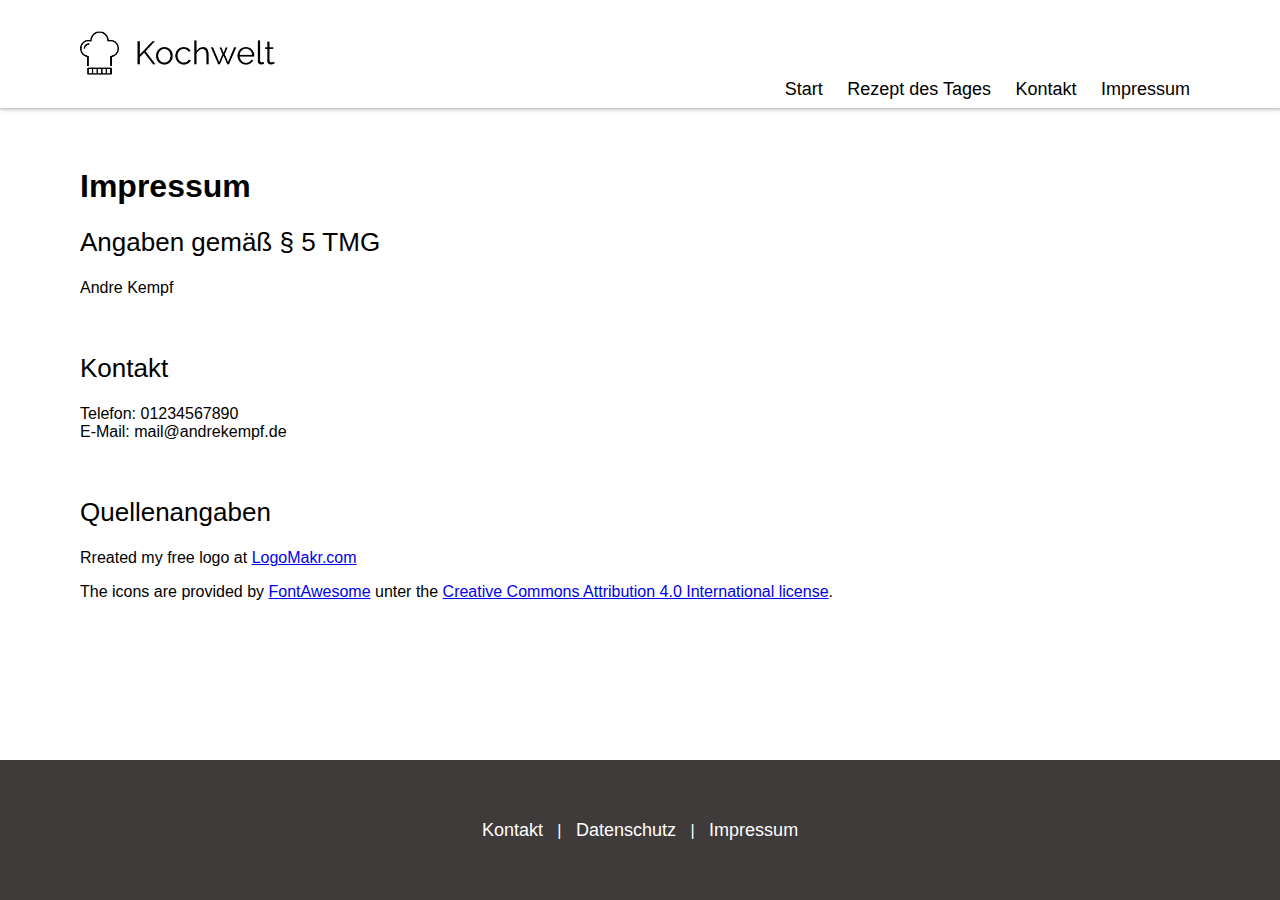
<file: impressum.html>
<!DOCTYPE html>
<html lang="en">
  <head>
    <meta charset="UTF-8" />
    <meta name="viewport" content="width=device-width, initial-scale=1.0" />
    <title>Kochwelt</title>
    <link
      href="./fonts/raleway/Raleway-VariableFont_wght.ttf"
      rel="stylesheet"
    />
    <link rel="stylesheet" href="./style.css" />
    <link rel="icon" href="./img/logo_small.png" type="image/x-icon" />
    <link rel="icon" href="./img/logo_small.png" type="image/x-icon" />
    <script src="./script.js"></script>
  </head>
  <body onload="includeHTML();">
    <div w3-include-html="header.html"></div>
    <section class="section-content">
      <h1>Impressum</h1>

      <h2>Angaben gemäß § 5 TMG</h2>
      <p>Andre Kempf</p>
      <br />
      <h2>Kontakt</h2>
      <p>
        Telefon: 01234567890<br />
        E-Mail: mail@andrekempf.de
      </p>
      <br />
      <h2>Quellenangaben</h2>
      <p>
        Rreated my free logo at
        <a href="https://logomakr.com" target="_blank">LogoMakr.com</a>
      </p>
      <p>
        The icons are provided by
        <a href="https://fontawesome.com/" rel="nofollow" target="_blank"
          >FontAwesome</a
        >
        unter the
        <a href="https://fontawesome.com/license" target="_blank" rel="nofollow"
          >Creative Commons Attribution 4.0 International license</a
        >.
      </p>
    </section>
    <div w3-include-html="footer.html"></div>
  </body>
</html>
</file>
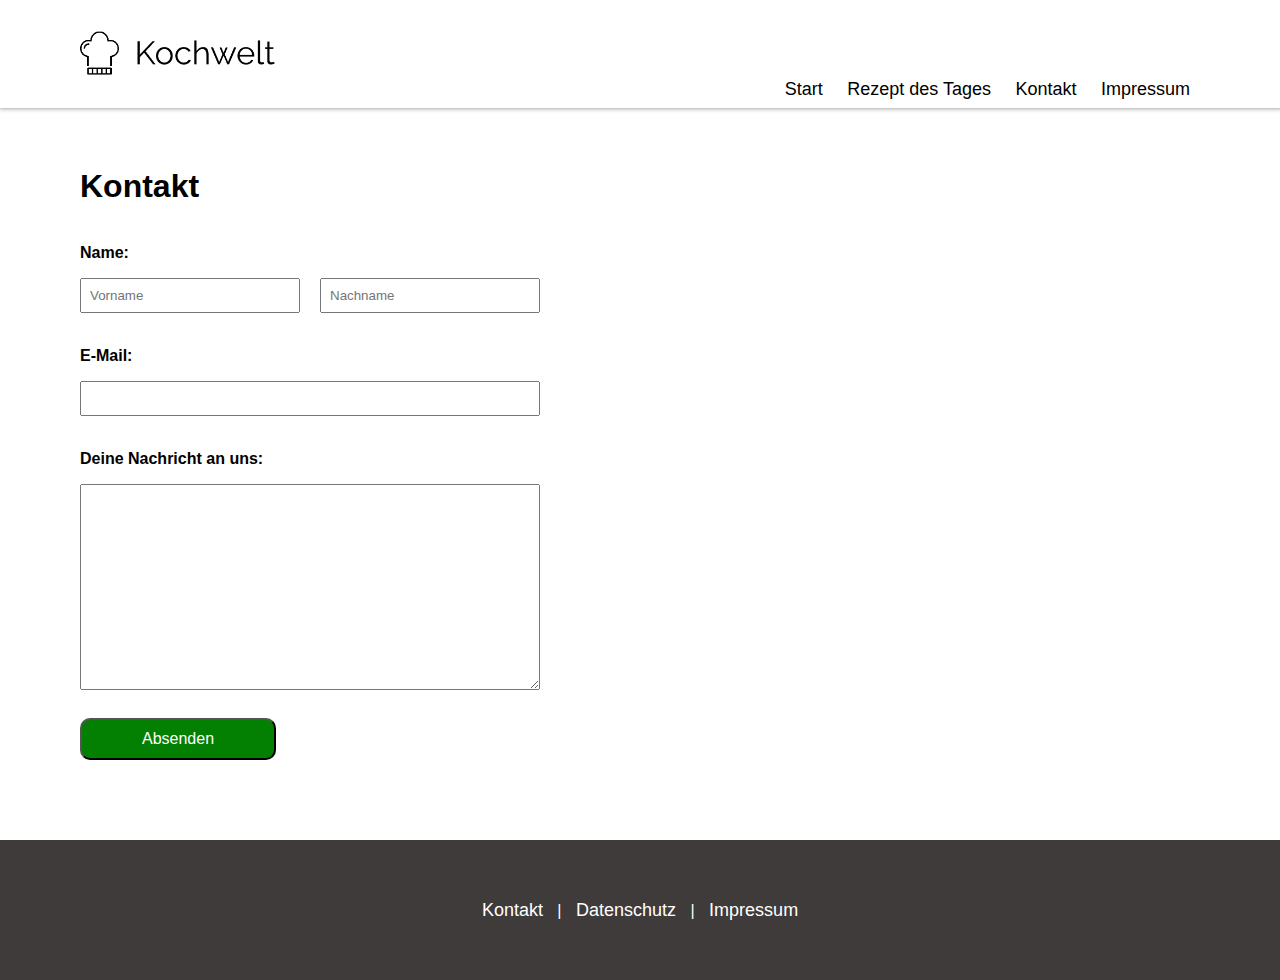
<file: kontakt.html>
<!DOCTYPE html>
<html lang="en">
  <head>
    <meta charset="UTF-8" />
    <meta name="viewport" content="width=device-width, initial-scale=1.0" />
    <title>Kochwelt</title>
    <link
      href="./fonts/raleway/Raleway-VariableFont_wght.ttf"
      rel="stylesheet"
    />
    <link rel="stylesheet" href="./style.css" />
    <link rel="icon" href="./img/logo_small.png" type="image/x-icon" />
    <script src="./script.js"></script>
  </head>
  <body onload="includeHTML();">
    <div w3-include-html="header.html"></div>

    <section class="section-content">
      <div class="kontaktformular">
        <h1>Kontakt</h1>
        <div class="contact-formular">
          <form onsubmit="sendMail(event)">
            <label>
              <p>Name:</p>
              <div class="contact-formular-name">
                <div class="contact-formular-name-detail">
                  <input
                    type="name"
                    name="firstname"
                    placeholder="Vorname"
                    required
                  />
                </div>
                <div class="contact-formular-name-detail">
                  <input
                    type="name"
                    name="secondname"
                    placeholder="Nachname"
                    required
                  />
                </div>
              </div>
              <div class="contact-formular-email">
                <p>E-Mail:</p>
                <input type="email" name="email" required />
              </div>
              <div class="contact-formular-message">
                <p>Deine Nachricht an uns:</p>
                <textarea name="message" required></textarea>
              </div>
              <div class="contact-formular-button">
                <button class="contact-button" type="submit">Absenden</button>
              </div>
            </label>
          </form>
        </div>
      </div>
    </section>

    <div w3-include-html="footer.html"></div>
  </body>
</html>
</file>
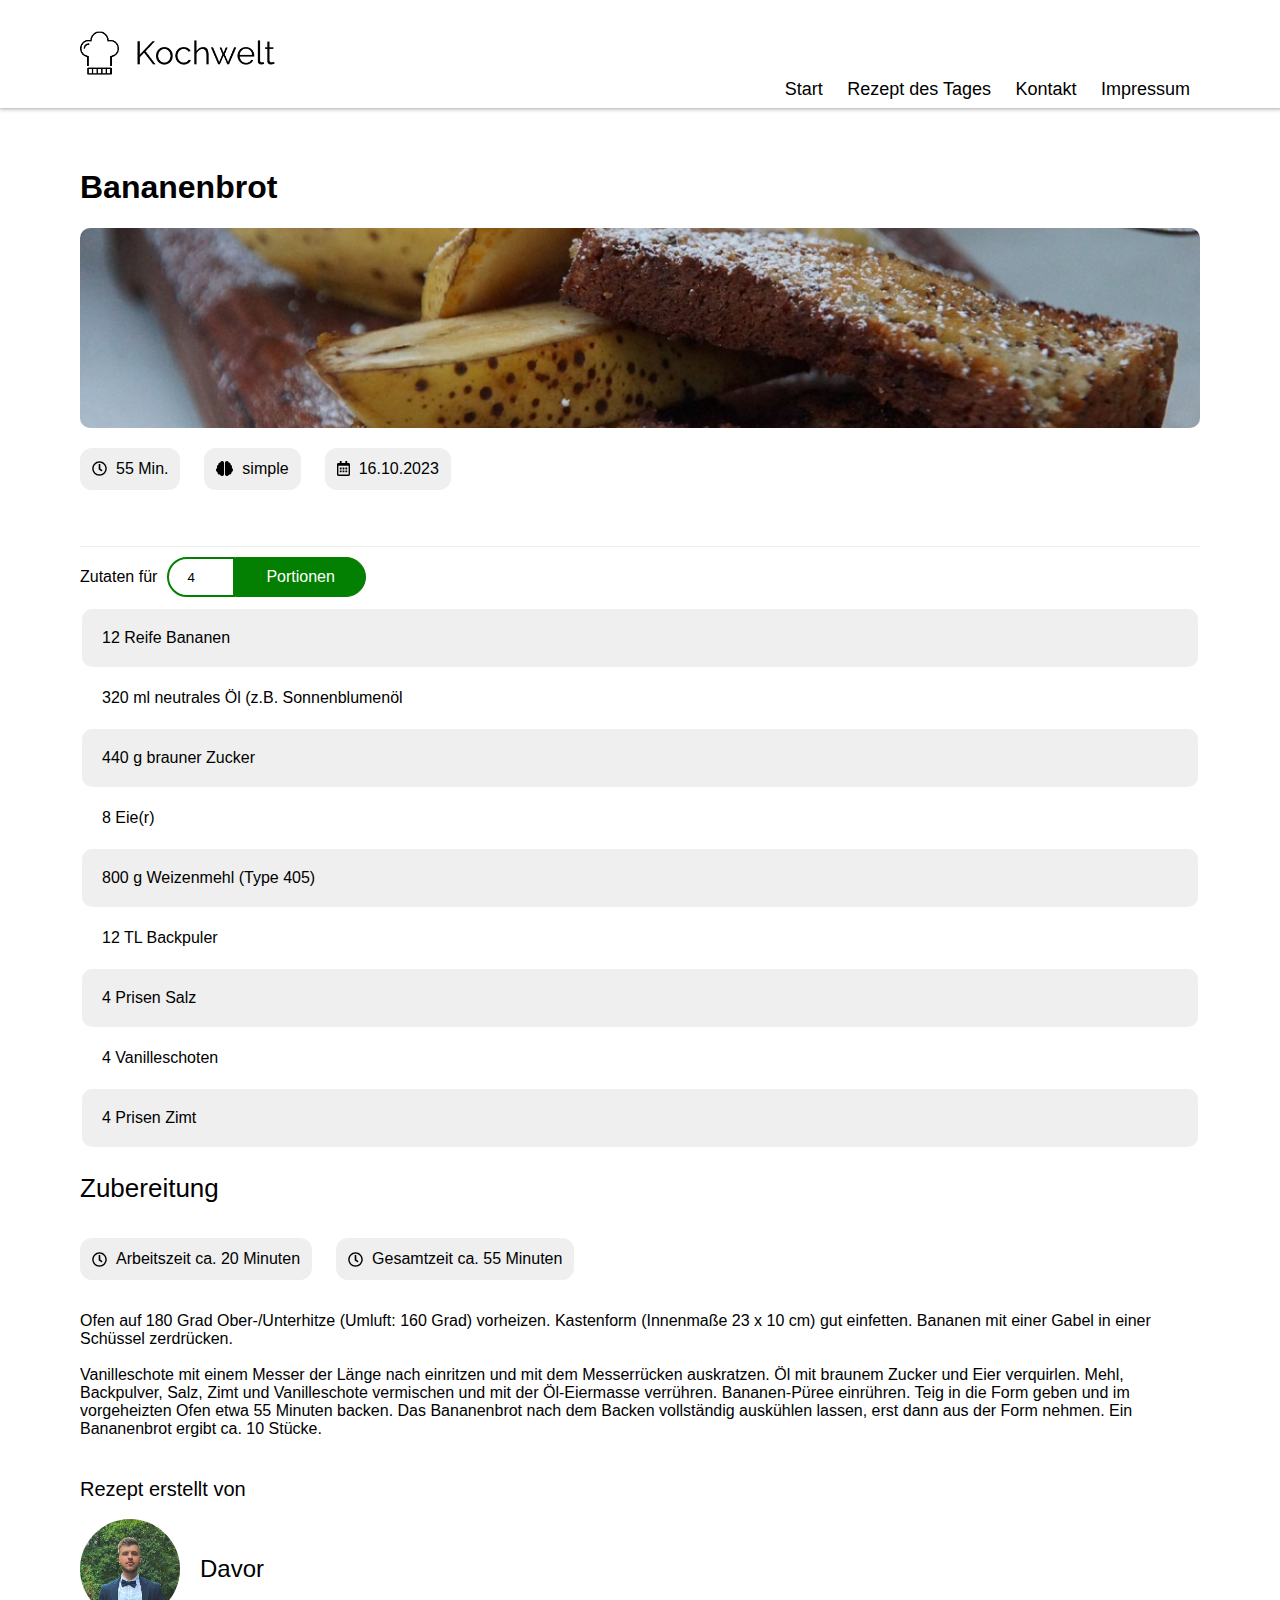
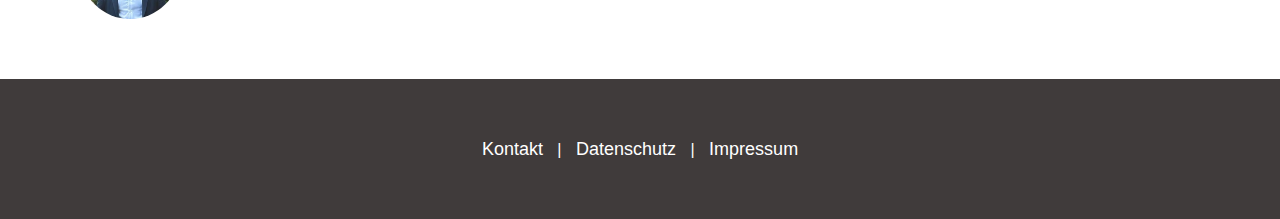
<file: recipe-bananenbrot.html>
<!DOCTYPE html>
<html lang="en">
  <head>
    <meta charset="UTF-8" />
    <meta name="viewport" content="width=device-width, initial-scale=1.0" />
    <title>Kochwelt</title>
    <link
      href="./fonts/raleway/Raleway-VariableFont_wght.ttf"
      rel="stylesheet"
    />
    <link rel="stylesheet" href="./style.css" />
    <link rel="icon" href="./img/logo_small.png" type="image/x-icon" />
    <script src="./script.js"></script>
  </head>
  <body onload="includeHTML(); loadRecipeBananenbrot();">
    <div w3-include-html="header.html"></div>

    <section class="recipepage">
      <h1>Bananenbrot</h1>
      <img class="recipepage-img" src="./img/bananenbrot.png" alt="" />

      <div class="recipepage-attributes">
        <p><img src="./img/icons/clock-regular.svg" alt="" />55 Min.</p>
        <p><img src="./img/icons/brain-solid.svg" alt="" />simple</p>
        <p>
          <img src="./img/icons/calendar-alt-regular.svg" alt="" />16.10.2023
        </p>
      </div>
      <div class="spacer"></div>

      <form class="recipepage-numbers" action="">
        <label for="recipepage-amount">Zutaten für</label>
        <input id="recipepage-amount" type="number" min="1" max="12" value="4" /
        required>
        <a class="button" onclick="loadRecipeBananenbrot()">Portionen</a>
      </form>

      <div class="recipepage-ingredients">
        <table>
          <tbody id="recipepage-load-ingredients"></tbody>
        </table>
      </div>

      <h2>Zubereitung</h2>
      <div class="recipepage-attributes">
        <p>
          <img src="./img/icons/clock-regular.svg" alt="" />Arbeitszeit ca. 20
          Minuten
        </p>
        <p>
          <img src="./img/icons/clock-regular.svg" alt="" />Gesamtzeit ca. 55
          Minuten
        </p>
      </div>
      <p>
        Ofen auf 180 Grad Ober-/Unterhitze (Umluft: 160 Grad) vorheizen.
        Kastenform (Innenmaße 23 x 10 cm) gut einfetten. Bananen mit einer Gabel
        in einer Schüssel zerdrücken.<br /><br />
        Vanilleschote mit einem Messer der Länge nach einritzen und mit dem
        Messerrücken auskratzen. Öl mit braunem Zucker und Eier verquirlen.
        Mehl, Backpulver, Salz, Zimt und Vanilleschote vermischen und mit der
        Öl-Eiermasse verrühren. Bananen-Püree einrühren. Teig in die Form geben
        und im vorgeheizten Ofen etwa 55 Minuten backen. Das Bananenbrot nach
        dem Backen vollständig auskühlen lassen, erst dann aus der Form nehmen.
        Ein Bananenbrot ergibt ca. 10 Stücke.
      </p>

      <h3>Rezept erstellt von</h3>
      <div class="recipepage-creator">
        <img src="./img/davor.jpg" alt="" /><span>Davor</span>
      </div>
    </section>
    <div w3-include-html="footer.html"></div>
  </body>
</html>
</file>
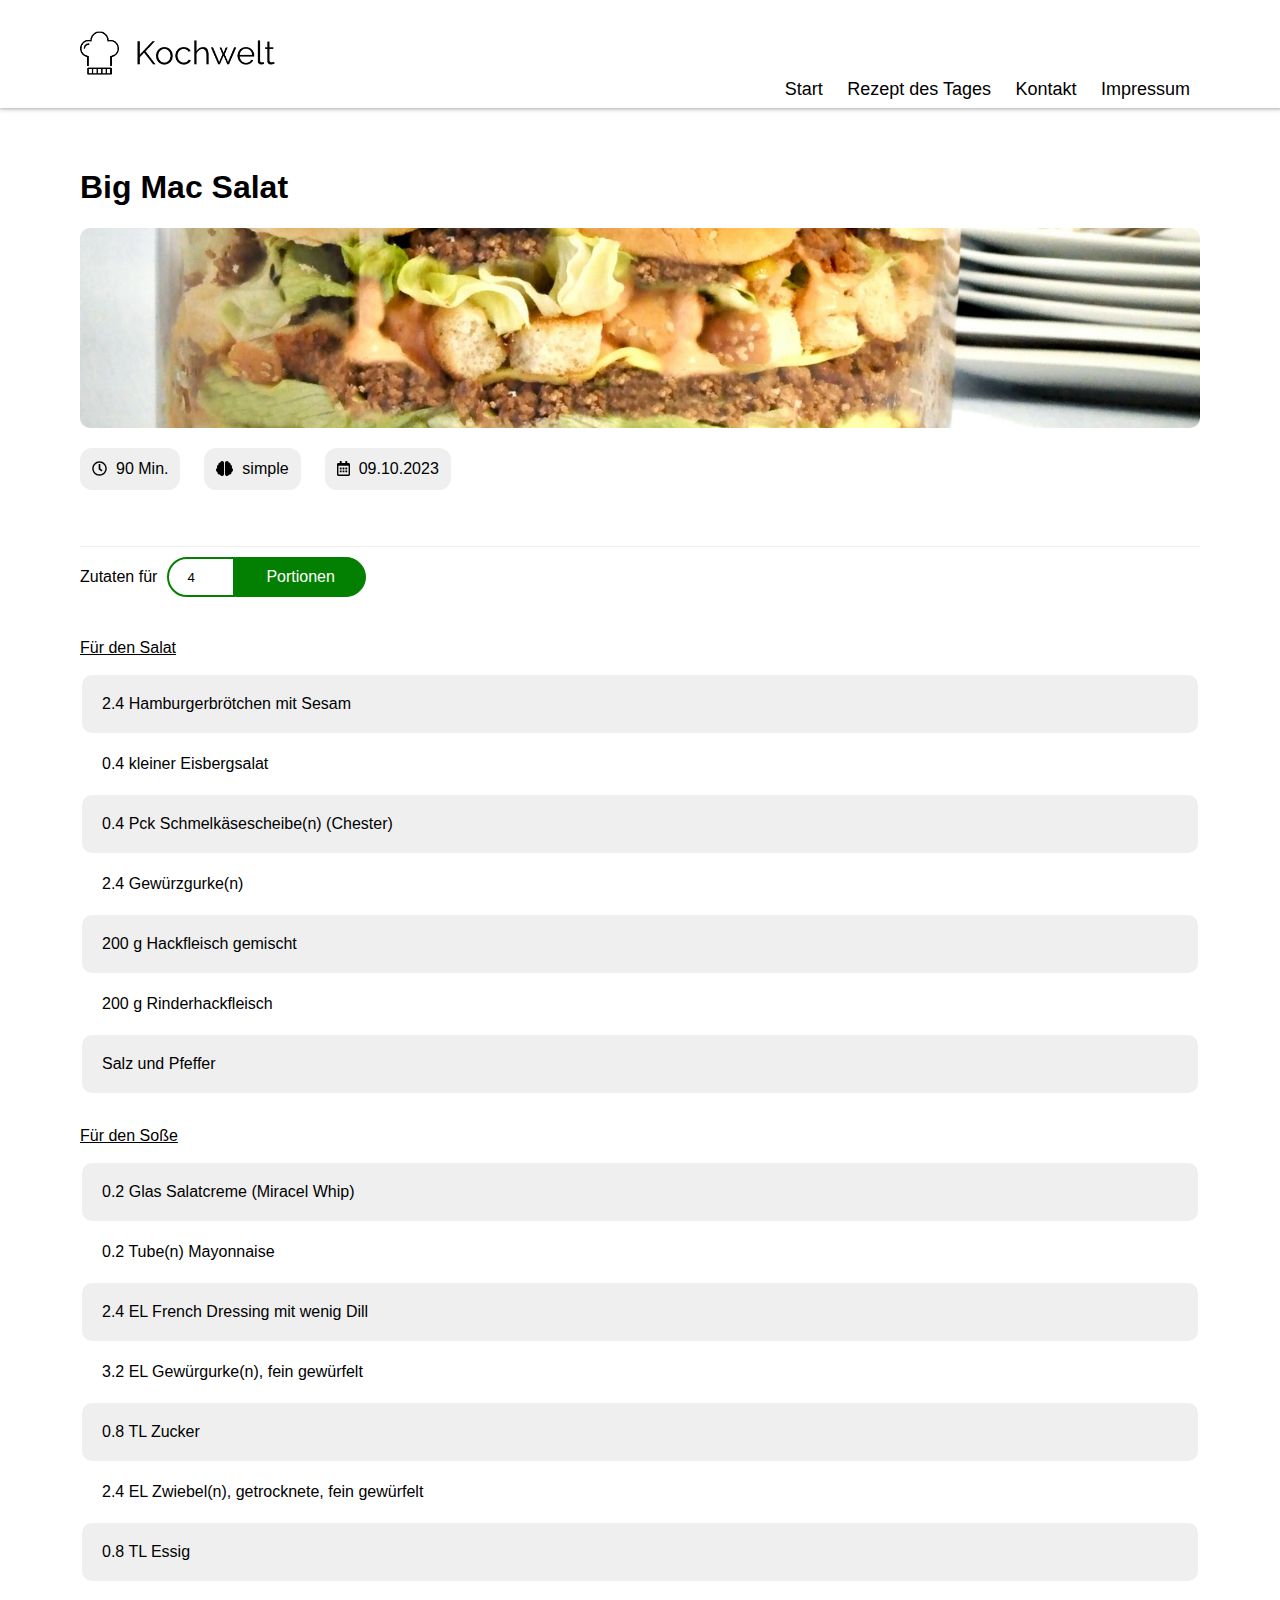
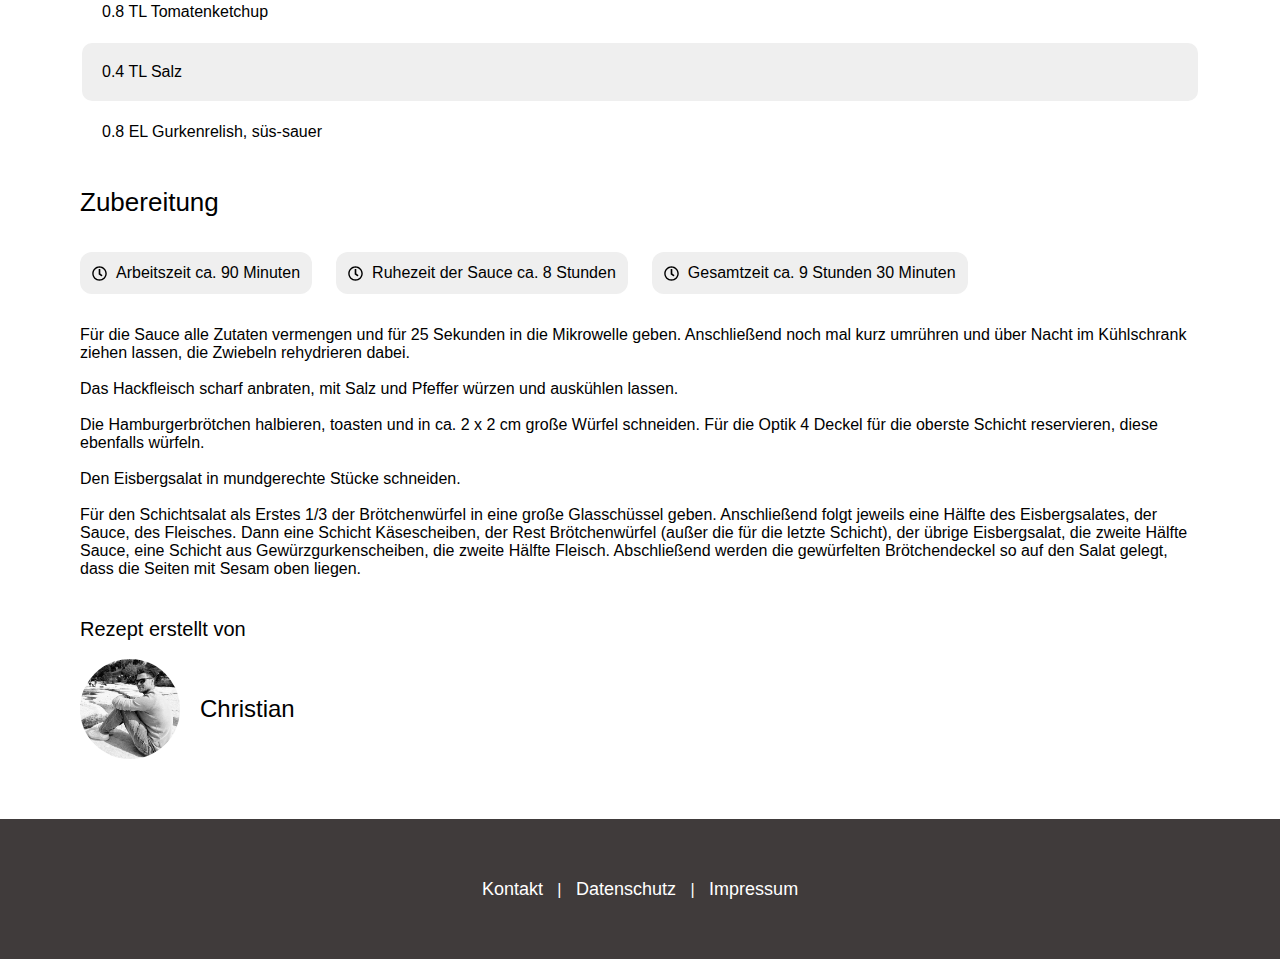
<file: recipe-bigmacsalat.html>
<!DOCTYPE html>
<html lang="en">
  <head>
    <meta charset="UTF-8" />
    <meta name="viewport" content="width=device-width, initial-scale=1.0" />
    <title>Kochwelt</title>
    <link
      href="./fonts/raleway/Raleway-VariableFont_wght.ttf"
      rel="stylesheet"
    />
    <link rel="stylesheet" href="./style.css" />
    <link rel="icon" href="./img/logo_small.png" type="image/x-icon" />
    <script src="./script.js"></script>
  </head>
  <body onload="includeHTML(); loadRecipeBigMac();">
    <div w3-include-html="header.html"></div>

    <section class="recipepage">
      <h1>Big Mac Salat</h1>
      <img class="recipepage-img" src="./img//big-mac-salat.jpg" alt="" />

      <div class="recipepage-attributes">
        <p><img src="./img/icons/clock-regular.svg" alt="" />90 Min.</p>
        <p><img src="./img/icons/brain-solid.svg" alt="" />simple</p>
        <p>
          <img src="./img/icons/calendar-alt-regular.svg" alt="" />09.10.2023
        </p>
      </div>
      <div class="spacer"></div>

      <form class="recipepage-numbers" action="">
        <label for="recipepage-amount">Zutaten für</label>
        <input id="recipepage-amount" type="number" min="1" max="12" value="4" /
        required>
        <a class="button" onclick="loadRecipeBigMac()">Portionen</a>
      </form>

      <div class="recipepage-ingredients">
        <p>Für den Salat</p>
        <table>
          <tbody id="recipepage-load-ingredients-stepone"></tbody>
        </table>
        <p>Für den Soße</p>
        <table>
          <tbody id="recipepage-load-ingredients-steptwo"></tbody>
        </table>
      </div>

      <h2>Zubereitung</h2>
      <div class="recipepage-attributes">
        <p>
          <img src="./img/icons/clock-regular.svg" alt="" />Arbeitszeit ca. 90
          Minuten
        </p>
        <p>
          <img src="./img/icons/clock-regular.svg" alt="" />Ruhezeit der Sauce
          ca. 8 Stunden
        </p>
        <p>
          <img src="./img/icons/clock-regular.svg" alt="" />Gesamtzeit ca. 9
          Stunden 30 Minuten
        </p>
      </div>
      <p>
        Für die Sauce alle Zutaten vermengen und für 25 Sekunden in die
        Mikrowelle geben. Anschließend noch mal kurz umrühren und über Nacht im
        Kühlschrank ziehen lassen, die Zwiebeln rehydrieren dabei.
        <br /><br />
        Das Hackfleisch scharf anbraten, mit Salz und Pfeffer würzen und
        auskühlen lassen.
        <br /><br />
        Die Hamburgerbrötchen halbieren, toasten und in ca. 2 x 2 cm große
        Würfel schneiden. Für die Optik 4 Deckel für die oberste Schicht
        reservieren, diese ebenfalls würfeln.
        <br /><br />
        Den Eisbergsalat in mundgerechte Stücke schneiden.
        <br /><br />
        Für den Schichtsalat als Erstes 1/3 der Brötchenwürfel in eine große
        Glasschüssel geben. Anschließend folgt jeweils eine Hälfte des
        Eisbergsalates, der Sauce, des Fleisches. Dann eine Schicht
        Käsescheiben, der Rest Brötchenwürfel (außer die für die letzte
        Schicht), der übrige Eisbergsalat, die zweite Hälfte Sauce, eine Schicht
        aus Gewürzgurkenscheiben, die zweite Hälfte Fleisch. Abschließend werden
        die gewürfelten Brötchendeckel so auf den Salat gelegt, dass die Seiten
        mit Sesam oben liegen.
      </p>

      <h3>Rezept erstellt von</h3>
      <div class="recipepage-creator">
        <img src="./img/christian.jpg" alt="" /><span>Christian</span>
      </div>
    </section>
    <div w3-include-html="footer.html"></div>
  </body>
</html>
</file>
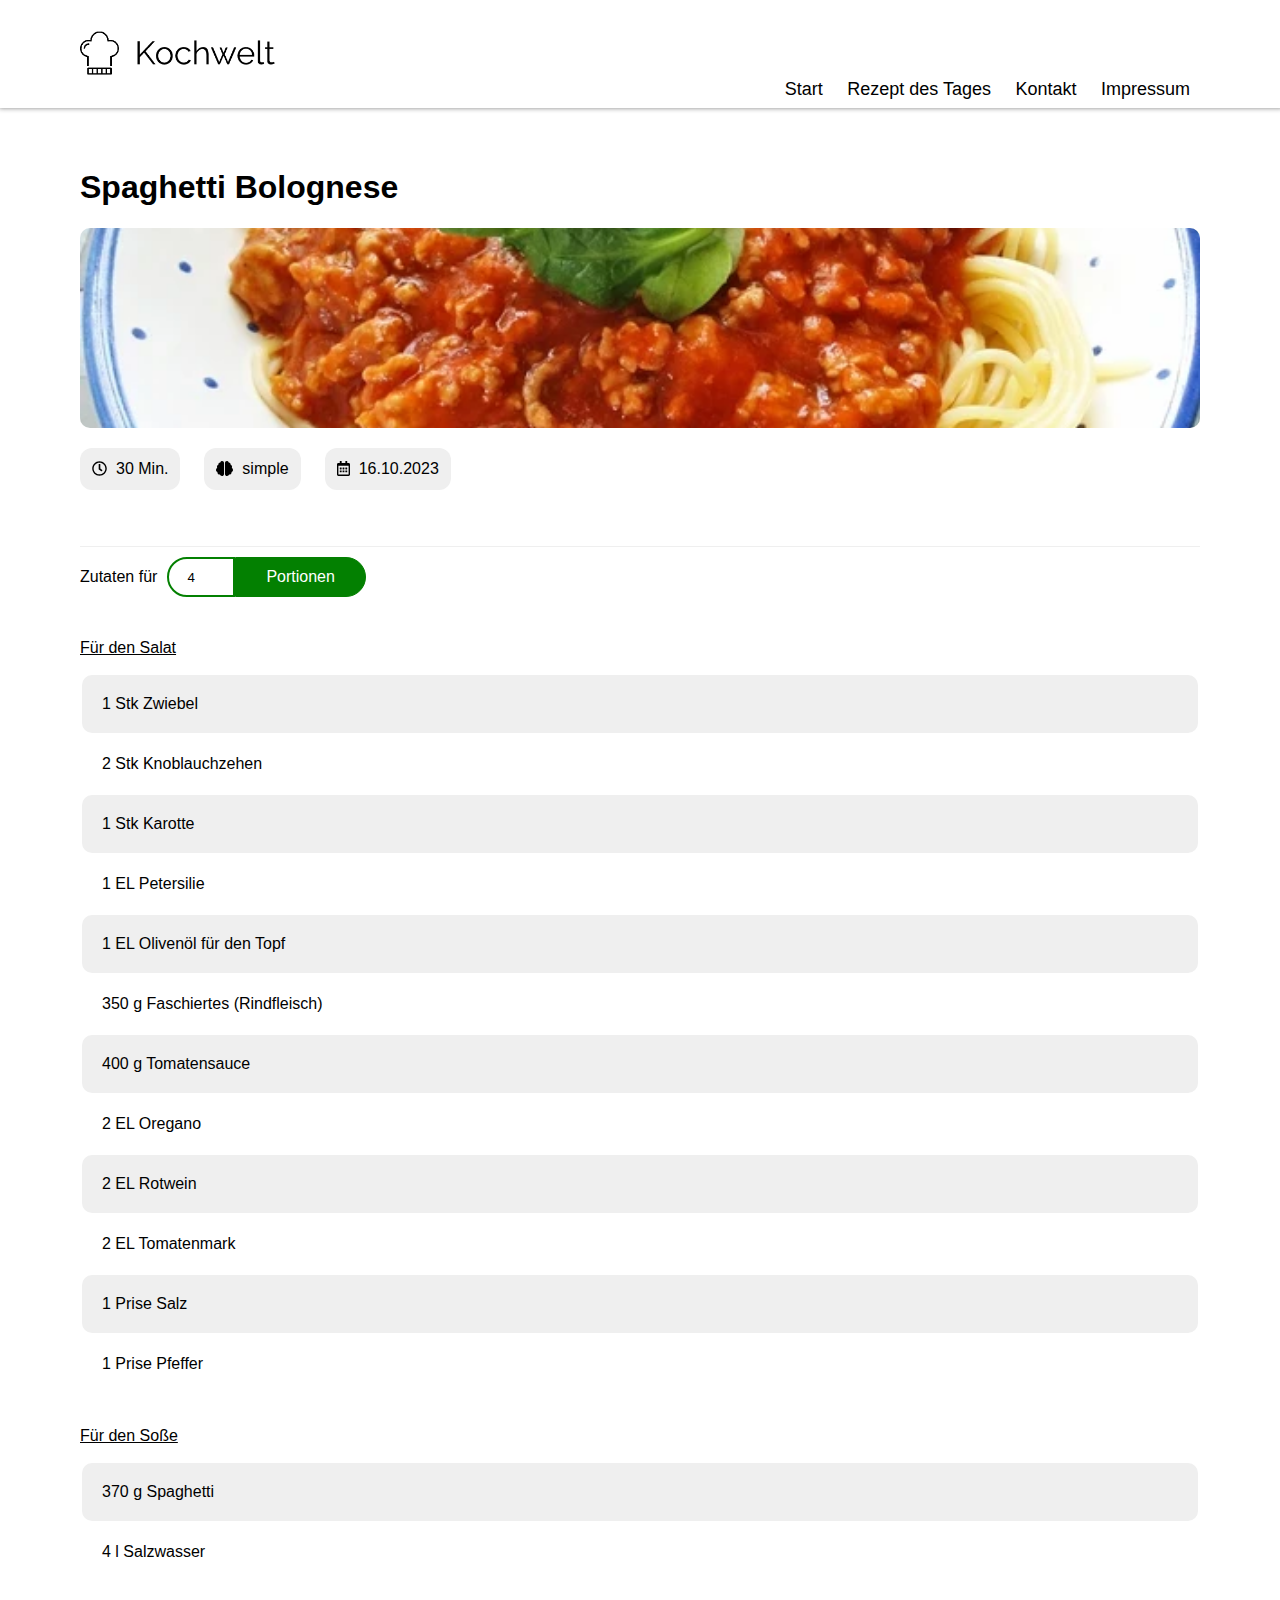
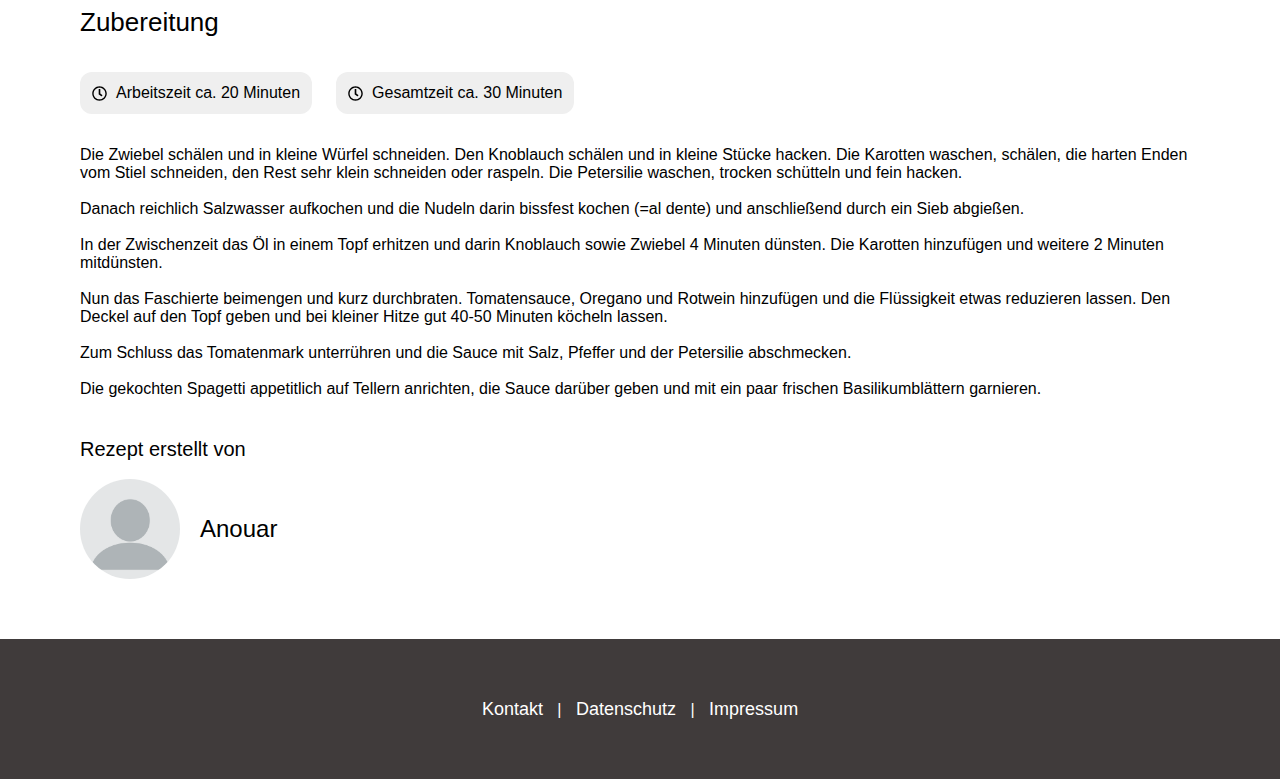
<file: recipe-spagettibolognese.html>
<!DOCTYPE html>
<html lang="en">
  <head>
    <meta charset="UTF-8" />
    <meta name="viewport" content="width=device-width, initial-scale=1.0" />
    <title>Kochwelt</title>
    <link
      href="./fonts/raleway/Raleway-VariableFont_wght.ttf"
      rel="stylesheet"
    />
    <link rel="stylesheet" href="./style.css" />
    <link rel="icon" href="./img/logo_small.png" type="image/x-icon" />
    <script src="./script.js"></script>
  </head>
  <body onload="includeHTML(); loadRecipeSpagettiBolognese();">
    <div w3-include-html="header.html"></div>

    <section class="recipepage">
      <h1>Spaghetti Bolognese</h1>
      <img class="recipepage-img" src="./img/spagetti-bolognese.webp" alt="" />

      <div class="recipepage-attributes">
        <p><img src="./img/icons/clock-regular.svg" alt="" />30 Min.</p>
        <p><img src="./img/icons/brain-solid.svg" alt="" />simple</p>
        <p>
          <img src="./img/icons/calendar-alt-regular.svg" alt="" />16.10.2023
        </p>
      </div>
      <div class="spacer"></div>

      <form class="recipepage-numbers" action="">
        <label for="recipepage-amount">Zutaten für</label>
        <input id="recipepage-amount" type="number" min="1" max="12" value="4" /
        required>
        <a class="button" onclick="loadRecipeSpagettiBolognese()">Portionen</a>
      </form>

      <div class="recipepage-ingredients">
        <p>Für den Salat</p>
        <table>
          <tbody id="recipepage-load-ingredients-stepone"></tbody>
        </table>
        <p>Für den Soße</p>
        <table>
          <tbody id="recipepage-load-ingredients-steptwo"></tbody>
        </table>
      </div>

      <h2>Zubereitung</h2>
      <div class="recipepage-attributes">
        <p>
          <img src="./img/icons/clock-regular.svg" alt="" />Arbeitszeit ca. 20
          Minuten
        </p>
        <p>
          <img src="./img/icons/clock-regular.svg" alt="" />Gesamtzeit ca. 30
          Minuten
        </p>
      </div>
      <p>
        Die Zwiebel schälen und in kleine Würfel schneiden. Den Knoblauch
        schälen und in kleine Stücke hacken. Die Karotten waschen, schälen, die
        harten Enden vom Stiel schneiden, den Rest sehr klein schneiden oder
        raspeln. Die Petersilie waschen, trocken schütteln und fein hacken.<br /><br />
        Danach reichlich Salzwasser aufkochen und die Nudeln darin bissfest
        kochen (=al dente) und anschließend durch ein Sieb abgießen.<br /><br />
        In der Zwischenzeit das Öl in einem Topf erhitzen und darin Knoblauch
        sowie Zwiebel 4 Minuten dünsten. Die Karotten hinzufügen und weitere 2
        Minuten mitdünsten.<br /><br />
        Nun das Faschierte beimengen und kurz durchbraten. Tomatensauce, Oregano
        und Rotwein hinzufügen und die Flüssigkeit etwas reduzieren lassen. Den
        Deckel auf den Topf geben und bei kleiner Hitze gut 40-50 Minuten
        köcheln lassen.<br /><br />
        Zum Schluss das Tomatenmark unterrühren und die Sauce mit Salz, Pfeffer
        und der Petersilie abschmecken.<br /><br />
        Die gekochten Spagetti appetitlich auf Tellern anrichten, die Sauce
        darüber geben und mit ein paar frischen Basilikumblättern garnieren.
      </p>

      <h3>Rezept erstellt von</h3>
      <div class="recipepage-creator">
        <img src="./img/profile.png" alt="" /><span>Anouar</span>
      </div>
    </section>
    <div w3-include-html="footer.html"></div>
  </body>
</html>
</file>
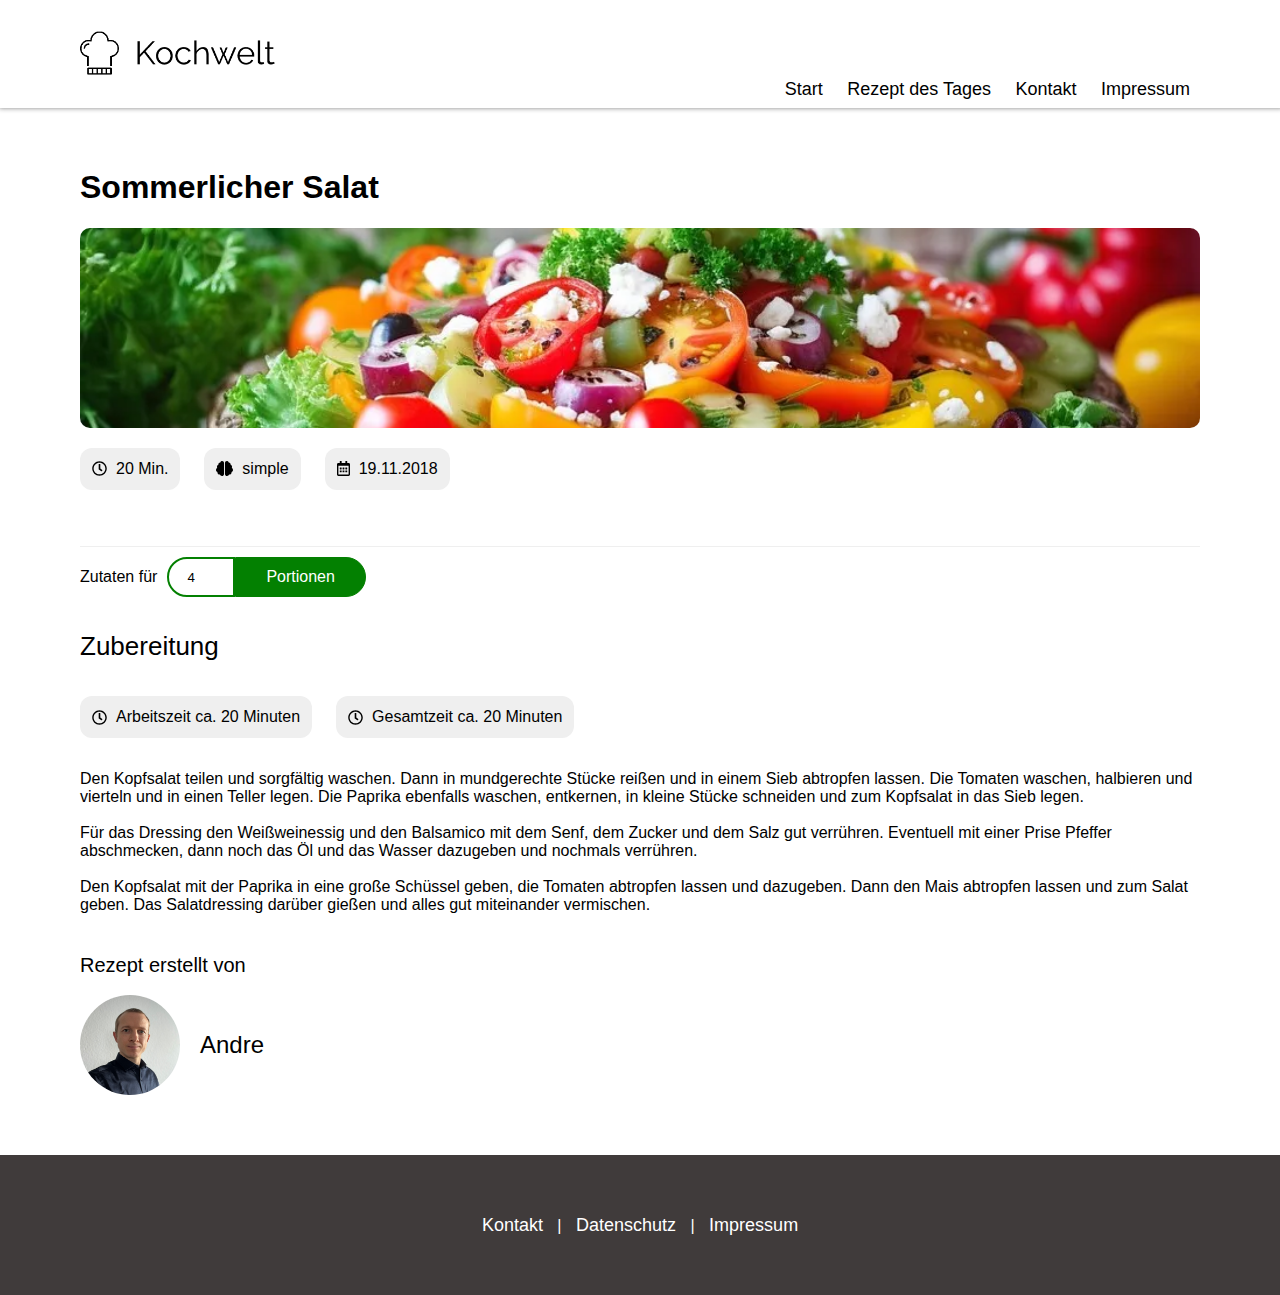
<file: rezept.html>
<!DOCTYPE html>
<html lang="en">
  <head>
    <meta charset="UTF-8" />
    <meta name="viewport" content="width=device-width, initial-scale=1.0" />
    <title>Kochwelt</title>
    <link
      href="./fonts/raleway/Raleway-VariableFont_wght.ttf"
      rel="stylesheet"
    />
    <link rel="stylesheet" href="./style.css" />
    <link rel="icon" href="./img/logo_small.png" type="image/x-icon" />
    <script src="./script.js"></script>
  </head>
  <body onload="includeHTML(); loadRecipe();">
    <div w3-include-html="header.html"></div>

    <section class="recipepage">
      <h1>Sommerlicher Salat</h1>
      <img class="recipepage-img" src="./img/sommerlicher-salat.webp" alt="" />

      <div class="recipepage-attributes">
        <p><img src="./img/icons/clock-regular.svg" alt="" />20 Min.</p>
        <p><img src="./img/icons/brain-solid.svg" alt="" />simple</p>
        <p>
          <img src="./img/icons/calendar-alt-regular.svg" alt="" />19.11.2018
        </p>
      </div>
      <div class="spacer"></div>

      <form class="recipepage-numbers" action="">
        <label for="recipepage-amount">Zutaten für</label>
        <input id="recipepage-amount" type="number" min="1" max="12" value="4" /
        required>
        <a class="button" onclick="loadRecipe()">Portionen</a>
      </form>

      <div class="recipepage-ingredients">
        <table>
          <tbody id="recipepage-load-ingredients"></tbody>
        </table>
      </div>

      <h2>Zubereitung</h2>
      <div class="recipepage-attributes">
        <p>
          <img src="./img/icons/clock-regular.svg" alt="" />Arbeitszeit ca. 20
          Minuten
        </p>
        <p>
          <img src="./img/icons/clock-regular.svg" alt="" />Gesamtzeit ca. 20
          Minuten
        </p>
      </div>
      <p>
        Den Kopfsalat teilen und sorgfältig waschen. Dann in mundgerechte Stücke
        reißen und in einem Sieb abtropfen lassen. Die Tomaten waschen,
        halbieren und vierteln und in einen Teller legen. Die Paprika ebenfalls
        waschen, entkernen, in kleine Stücke schneiden und zum Kopfsalat in das
        Sieb legen.
        <br /><br />
        Für das Dressing den Weißweinessig und den Balsamico mit dem Senf, dem
        Zucker und dem Salz gut verrühren. Eventuell mit einer Prise Pfeffer
        abschmecken, dann noch das Öl und das Wasser dazugeben und nochmals
        verrühren.
        <br /><br />
        Den Kopfsalat mit der Paprika in eine große Schüssel geben, die Tomaten
        abtropfen lassen und dazugeben. Dann den Mais abtropfen lassen und zum
        Salat geben. Das Salatdressing darüber gießen und alles gut miteinander
        vermischen.
      </p>

      <h3>Rezept erstellt von</h3>
      <div class="recipepage-creator">
        <img src="./img/andre.jpeg" alt="" /><span>Andre</span>
      </div>
    </section>
    <div w3-include-html="footer.html"></div>
  </body>
</html>
</file>
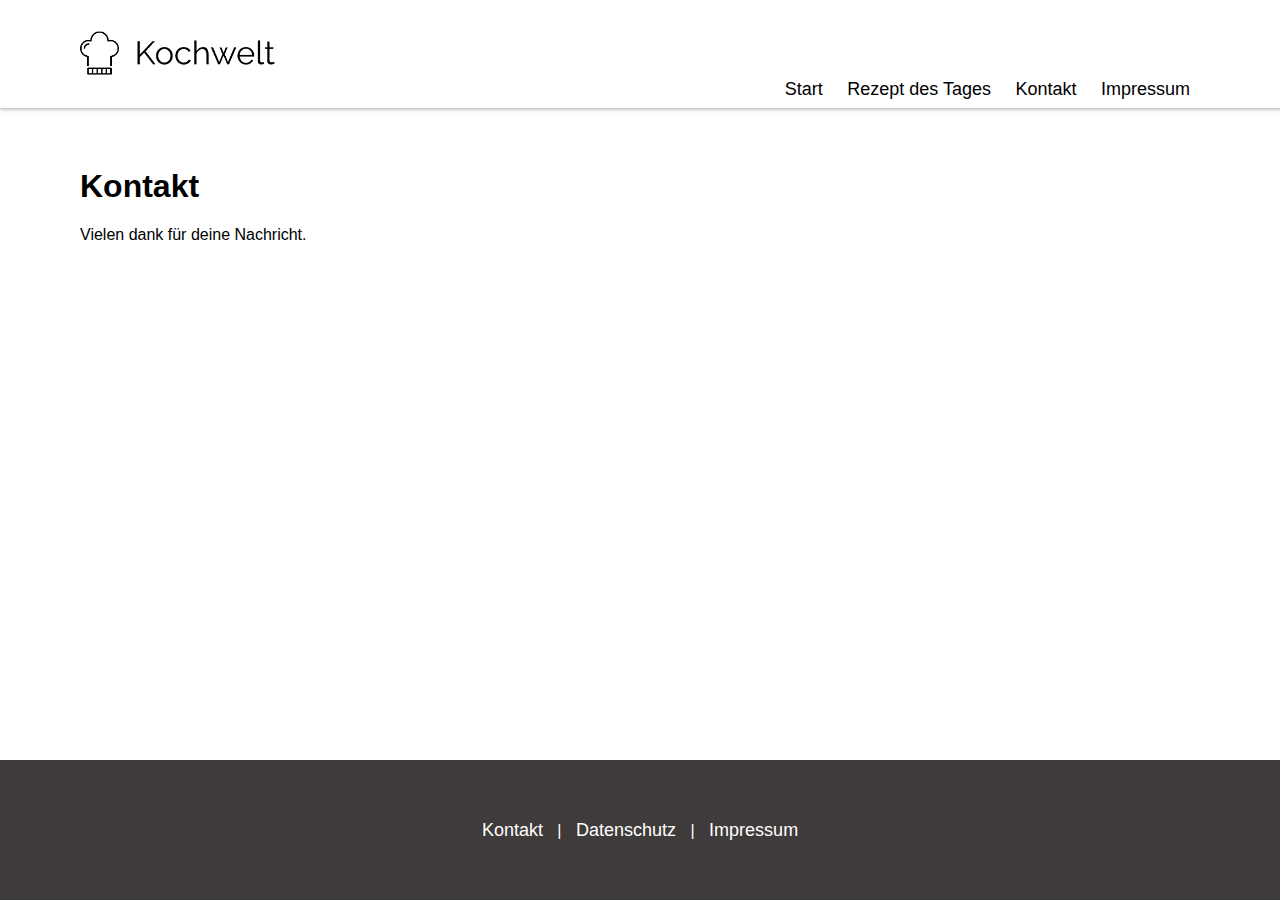
<file: send_mail.html>
<!DOCTYPE html>
<html lang="en">
  <head>
    <meta charset="UTF-8" />
    <meta name="viewport" content="width=device-width, initial-scale=1.0" />
    <title>Kochwelt</title>
    <link
      href="./fonts/raleway/Raleway-VariableFont_wght.ttf"
      rel="stylesheet"
    />
    <link rel="stylesheet" href="./style.css" />
    <link rel="icon" href="./img/logo_small.png" type="image/x-icon" />
    <script src="./script.js"></script>
  </head>
  <body onload="includeHTML();">
    <div w3-include-html="header.html"></div>

    <section class="section-content">
      <div class="send-mail">
        <h1>Kontakt</h1>
        <p>Vielen dank für deine Nachricht.</p>
      </div>
    </section>

    <div w3-include-html="footer.html"></div>
  </body>
</html>
</file>
<file: style.css>
:root {
  --white: #fff;
  --black: #000;
  --gray: #808080;
  --green: #038001;
  --red: #ff0000;
  --gray-footer: #403b3b;
  --light-gray: #efefef;
}
body {
  margin: auto;
  font-family: "Raleway", sans-serif;
  font-size: 16px;
  font-weight: 100;
  overflow-y: scroll;
  position: relative;
  min-height: 100vh;
}

/* Header & Navbar */

header {
  display: flex;
  justify-content: space-between;
  align-items: flex-end;
  box-shadow: 1px -2px 5px 2px var(--gray);
  height: 100px;
  padding: 0 80px 8px 80px;
}

header img {
  width: 220px;
  margin-bottom: 10px;
}

.nav-link {
  color: var(--black);
  text-decoration: none;
  font-size: 18px;
  font-weight: 400;
  padding: 5px 2px;
  margin: 8px;
}

.nav-link:hover {
  color: var(--green);
  box-shadow: 0 6px 0px -2px var(--green);
}

h1 {
  font-size: 32px;
  font-weight: 600;
}

h2 {
  font-size: 26px;
  font-weight: 400;
}

h3 {
  font-size: 20px;
  font-weight: 400;
}

.section-content {
  margin: 60px 80px;
}

/* Landingpage */

.landingpage-content h2 {
  margin: 0;
  padding: 0;
}

.landingpage {
  display: flex;
  justify-content: space-between;
  padding: 60px 80px;
}

.landingpage-content {
  display: flex;
  flex-direction: column;
  margin-left: 40px;
  width: 50%;
  position: relative;
}

.landingpage-content p {
  min-height: 250px;
}

.landingpage-img {
  width: 50%;
}

.landingpage img {
  width: 100%;
  border-radius: 10px;
}

.button {
  position: absolute;
  bottom: 0;
  background-color: var(--green);
  color: var(--white);
  text-decoration: none;
  padding: 10px 60px;
  border-radius: 10px;
}

.button:hover {
  background-color: var(--white);
  color: var(--green);
  text-decoration: none;
  border: solid 2px var(--green);
}

/* Section Recipe */

.section-recipe {
  display: flex;
  justify-content: space-between;
  background-color: var(--light-gray);
  padding: 60px 80px;
  text-align: center;
}

.section-recipe img {
  width: 100%;
  height: 80%;
  border-radius: 10px;
}

.section-recipe a {
  color: var(--black);
  text-decoration: none;
  cursor: pointer;
  font-weight: 400;
}
.section-recipe a:hover {
  color: var(--green);
}

.section-recipe-details {
  padding: 0 20px;
  width: 100%;
}

/* Section Recipe Idea */

.section-recipe-idea-content {
  display: flex;
  justify-content: space-between;
  padding: 60px 80px;
}

.section-recipe-idea p {
  margin-right: 40px;
  width: 50%;
}

.section-recipe-idea img {
  width: 100%;
  border-radius: 10px;
}

.section-recipe-idea h2 {
  text-align: center;
  padding-top: 60px;
  margin: 0;
}

.section-recipe-idea-img {
  width: 50%;
}

/* Recipepage */

.spacer {
  height: 1px;
  background-color: var(--light-gray);
  margin: 40px 0 10px 0;
}

.recipepage {
  padding: 40px 80px;
}

.recipepage-ingredients {
  padding-top: 10px;
}

.recipepage-ingredients table {
  width: 100%;
}

.recipepage-ingredients td {
  padding: 20px;
  border-radius: 10px;
  margin: 0;
}

.recipepage-ingredients td:hover {
  background-color: var(--gray);
}

.recipepage-ingredients tr:nth-child(odd) {
  background-color: var(--light-gray);
}

.recipepage-ingredients p {
  text-decoration: underline;
  padding-top: 16px;
}

.recipepage-creator {
  display: flex;
  align-items: center;
}

.recipepage-creator img {
  width: 100px;
  height: 100px;
  border-radius: 50px;
  object-fit: cover;
}
.recipepage-creator span {
  padding: 20px;
  font-size: 24px;
}

.recipepage-img {
  height: 200px;
  width: 100%;
  object-fit: cover;
  border-radius: 10px;
}

.recipepage-attributes {
  display: flex;
}
.recipepage-attributes img {
  height: 15px;
  width: auto;
  padding-right: 9px;
}

.recipepage-attributes p {
  display: flex;
  align-items: center;
  border: solid 0 var(--black);
  background-color: var(--light-gray);
  border-radius: 12px;
  padding: 12px;
  margin-right: 24px;
}

.recipepage h2,
h3 {
  margin: 0;
  padding: 24px 0 18px 0;
}

.recipepage-numbers {
  display: flex;
  align-items: center;
}

#recipepage-amount {
  width: 40px;
  height: 36.5px;
  padding: 0 6px 0 18px;
  margin-left: 10px;
  border: 2px solid var(--green);
  border-radius: 0;
  border-top-left-radius: 20px;
  border-bottom-left-radius: 20px;
}
#recipepage-amount:focus {
  background-color: var(--light-gray) !important;
  outline: none;
}
.recipepage .button {
  position: relative;
  padding: 10px 30px;
  border-radius: 0;
  border-top-right-radius: 20px;
  border-bottom-right-radius: 20px;
  border: 1px solid var(--green);
  cursor: pointer;
}
.recipepage .button:hover {
  border: 1px solid var(--light-gray);
}

.recipepage input {
  padding: 0;
  margin: 0;
}

/* Kontakt */

.contact-formular p {
  font-weight: bold;
  padding-top: 18px;
}

.contact-formular input {
  padding: 8px;
  width: 200px;
}

.contact-formular-email input {
  width: 440px;
}

.contact-formular-message textarea {
  height: 200px;
  width: 454px;
}

.contact-formular-name {
  display: flex;
}

.contact-formular-name-detail {
  display: flex;
  flex-direction: column;
}
.contact-formular-name-detail:nth-child(1) {
  margin-right: 20px;
}

.contact-button {
  font-size: 16px;
  margin-top: 24px;
  background-color: var(--green);
  color: var(--white);
  text-decoration: none;
  padding: 10px 60px;
  border-radius: 10px;
  cursor: pointer;
}
.contact-button:hover {
  background-color: var(--white);
  color: var(--green);
  text-decoration: none;
  border: solid 2px var(--green);
}

/* Footer */

footer {
  position: absolute;
  left: 0;
  right: 0;
  bottom: 0;
  display: flex;
  justify-content: center;
  align-items: center;
  height: 140px;
  padding: 0 80px;
  background-color: var(--gray-footer);
  color: var(--white);
}

footer a {
  color: var(--white);
  text-decoration: none;
  font-size: 18px;
  font-weight: 400;
  padding: 5px 2px;
  margin: 8px;
}

footer a:hover {
  color: var(--green);
  box-shadow: none;
}

.footer-distance {
  padding: 80px;
}

.burgericon {
  width: 30px;
  height: 30px;
  display: none;
  cursor: pointer;
}

.burgericon div {
  width: 90%;
  margin: 7px 5%;
  height: 3px;
  background-color: var(--black);
}
.burgericon:hover {
  filter: drop-shadow(0px 0px 12px var(--green));
}

/* Media */

@media (max-width: 420px) {
  .contact-formular-name-detail:nth-child(1) {
    margin-right: 0px;
    margin-bottom: 24px;
  }

  .contact-formular-name {
    align-items: center;
    flex-direction: column;
  }

  .contact-formular-name input {
    width: 230px !important;
  }

  .contact-formular-email input {
    width: 230px !important;
  }

  .contact-formular-message textarea {
    width: 244px !important;
  }
}

@media (max-width: 520px) {
  header img {
    width: 160px;
  }
  header {
    padding: 0 20px;
  }
  .kontaktformular {
    text-align: center;
  }

  .contact-formular-name input {
    width: 350px;
  }

  .contact-formular-name {
    justify-content: center;
  }

  .landingpage,
  .section-recipe,
  .section-recipe-idea-content,
  .recipepage {
    padding: 40px 20px;
  }
  .recipepage-numbers,
  .recipepage-attributes,
  .recipepage-creator {
    justify-content: center;
  }
  .recipepage-attributes p:nth-child(2) {
    margin-right: 0;
  }
  .recipepage {
    text-align: center;
  }
  .section-content {
    margin: 60px 20px;
    word-wrap: break-word;
    overflow-wrap: break-word;
    white-space: normal;
  }
  footer {
    height: 180px;
    flex-direction: column;
    justify-content: center;
  }
  .footer-links {
    display: flex;
    flex-direction: column;
    text-align: center;
    margin-top: 20px;
  }
  .footer-links span {
    display: none;
  }
  .footer-links a {
    padding: 0;
  }
}
@media (max-width: 620px) {
  .recipepage-attributes {
    flex-direction: column;
  }

  .recipepage-attributes p {
    margin-right: 0;
    justify-content: center;
    margin-bottom: 0;
  }

  .contact-formular input {
    padding: 8px;
    width: 150px;
  }

  .contact-formular-email input {
    width: 340px;
  }

  .contact-formular-message textarea {
    height: 150px;
    width: 354px;
  }
}

@media (max-width: 750px) {
  .landingpage,
  .section-recipe,
  .section-recipe-idea-content {
    flex-direction: column;
    text-align: center;
  }

  .landingpage-content,
  .landingpage-img,
  .section-recipe-idea p,
  .section-recipe-idea-img {
    width: 100%;
    margin: 20px 0;
  }

  .section-recipe-details {
    padding: 0 0 40px 0;
  }
  .button {
    position: relative;
  }
  .landingpage-content p {
    min-height: 0;
    padding-bottom: 24px;
  }
}

@media (max-width: 850px) {
  .header-links a {
    display: none;
  }
  .burgericon {
    display: block;
  }

  header img {
    margin-top: 20px;
  }

  header {
    align-items: center;
  }
}

/* Burgermenu */

.overlay {
  height: 100%;
  width: 0;
  position: fixed;
  z-index: 1;
  left: 0;
  top: 0;
  background-color: rgba(0, 0, 0, 1);
  overflow-x: hidden;
  transition: 0.3s;
}

.overlay-content {
  position: relative;
  top: 25%;
  width: 100%;
  text-align: center;
  margin-top: 30px;
}

.overlay a {
  padding: 8px;
  text-decoration: none;
  font-size: 36px;
  color: var(--gray);
  display: block;
  transition: 0.3s;
}

.overlay a:hover {
  color: var(--green);
  text-decoration: none;
}

.overlay .closebtn {
  position: absolute;
  top: 20px;
  right: 45px;
  font-size: 60px;
}
</file>
